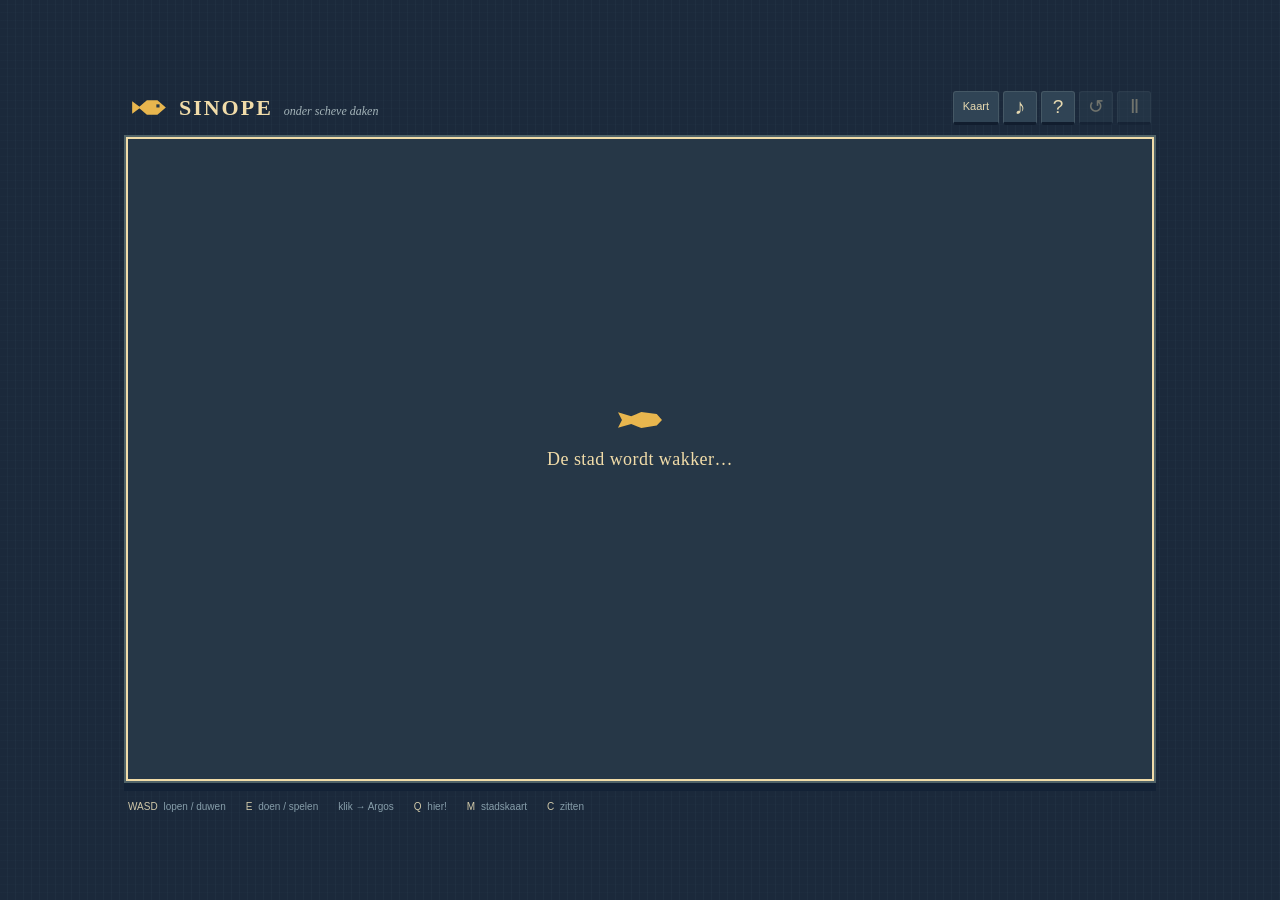
<file: index.html>
<!doctype html>
<html lang="nl">
<head>
  <meta charset="UTF-8" />
  <meta name="viewport" content="width=device-width, initial-scale=1, viewport-fit=cover" />
  <meta name="theme-color" content="#263747" />
  <meta name="description" content="Sinope — Onder scheve daken. Een eerste dag met Diogenes en Argos in een eigenzinnige stad aan zee." />
  <title>Sinope — Onder scheve daken</title>
  <link rel="icon" href="data:image/svg+xml,%3Csvg xmlns='http://www.w3.org/2000/svg' viewBox='0 0 20 20'%3E%3Cpath fill='%23e8b64e' d='M2 10l5-5h7l4 5-4 5H7zM1 5l5 5-5 5z'/%3E%3Cpath fill='%23263747' d='M13 8h2v2h-2z'/%3E%3C/svg%3E" />
  <script type="module" crossorigin src="./assets/index-254d24aa0b54.js"></script>
  <link rel="stylesheet" crossorigin href="./assets/index-CS6QjMgF.css">
</head>
<body>
  <main>
    <header class="masthead">
      <svg class="brand-fish" aria-hidden="true" viewBox="0 0 38 24"><path fill="currentColor" d="M3 6l8 6-8 6V6zm6 6 8-7h10l8 7-8 7H17l-8-7z"/><path fill="#263747" d="M26 9h3v3h-3z"/></svg>
      <div class="wordmark"><b>SINOPE</b><small>onder scheve daken</small></div>
      <span id="place-name"></span>
      <nav class="utilities" aria-label="Spelmenu">
        <button id="city-map-button" aria-label="Stadskaart openen" title="Stadskaart (M)">Kaart</button>
        <button id="sound" aria-label="Geluid uitschakelen" aria-pressed="true" title="Geluid">♪</button>
        <button id="sight" type="button" aria-label="Alleen beeld" aria-pressed="false" hidden></button>
        <button id="help" aria-label="Bediening tonen" title="Bediening (?)">?</button>
        <button id="restart" aria-label="Opnieuw beginnen" title="Nieuwe eerste dag" disabled>↺</button>
        <button id="pause" aria-label="Pauzeren" title="Pauzeren (Esc)" disabled>Ⅱ</button>
      </nav>
    </header>
    <section class="game-shell" aria-label="Sinope">
      <div id="goal" aria-live="polite"></div>
      <div id="playfield" tabindex="0" role="application" aria-label="Speelveld. WASD of pijlen om te lopen. E om iets dichtbij te gebruiken of te klimmen. Klik om Argos te sturen, Q om hem te roepen, C om te zitten.">
        <div id="game"></div>
        <div id="dawn-cover" hidden></div>
        <div id="loading" role="status">De stad wordt wakker…</div>
        <div id="place-ribbon" aria-hidden="true"><span class="day-label">DE EERSTE DAG</span><span class="map-title"></span></div>
        <div id="context-hint" hidden></div>
        <div id="room-hud" hidden><header><small>ACHTER DE DREMPEL</small><strong id="room-name"></strong></header><button type="button" id="room-leave" aria-label="Terug naar de straat">Naar buiten ↗</button><div class="room-bottom"><p id="room-line" role="status"></p><button type="button" id="room-action" hidden></button></div></div>
        <section id="overlay" class="overlay" role="dialog" aria-modal="true" aria-labelledby="overlay-title" aria-describedby="overlay-copy" hidden>
          <div class="invitation">
            <svg class="cover-emblem" aria-hidden="true" viewBox="0 0 240 52"><path fill="#785677" d="M7 39 35 17l37 6 13-12 30 15 36-20 37 19 27-8 20 22H7z"/><path fill="#C96C52" d="m8 41 29-17 34 6 17-12 26 16 39-18 33 16 31-8 17 17H8z"/><path fill="#e8b64e" d="M152 3h3v23h-3zM150 7l-9-5v10l9-5zm-1 0 8-5h12l9 5-9 5h-12l-8-5z"/><path fill="#263747" d="M167 5h3v2h-3z"/></svg>
            <div id="overlay-kicker" class="eyebrow">DIOGENES & ARGOS</div>
            <h1 id="overlay-title">Sinope<span>onder scheve daken</span></h1>
            <p id="overlay-copy">Een vertrouwde stad.<br> Een hond met plannen.<br> En jij, die alleen even zou kijken.</p>
            <div id="intro-controls" class="intro-controls"></div>
            <div id="shore-intro-seals" role="img" aria-label="Loop met de pijlen naar een plek, gebruik dichtbij de hand of E, en stuur Argos met de poot of F."></div>
            <div class="overlay-buttons">
              <button id="begin" class="primary" disabled>Een ogenblik…</button>
              <button id="opening-sight" type="button" aria-pressed="false" hidden></button>
              <button id="reset-confirm" class="primary restart-confirm" hidden>Begin opnieuw</button>
            </div>
            <nav id="pause-tools" class="utilities" aria-label="Geluid, uitleg en speelronde" hidden></nav>
            <a id="chapter-link" class="chapter-link" href="?chapter=athens" hidden>Speel Athene</a>
            <a id="opening-link" class="chapter-link" href="?chapter=sinope&amp;slot=spoor" hidden>Speel op Argos’ spoor in een aparte speelronde</a>
            <small id="save-note">Je eerste dag wordt vanzelf bewaard.</small>
          </div>
        </section>
      </div>
      <div class="street-air"><p id="street-caption" role="status" aria-live="polite" aria-atomic="true" hidden></p></div>
      <div class="touch-controls" aria-label="Aanraakbediening">
        <div class="dpad" role="group" aria-label="Lopen">
          <button data-move="up" aria-label="Omhoog lopen">↑</button>
          <button data-move="left" aria-label="Naar links lopen">←</button>
          <button data-move="down" aria-label="Omlaag lopen">↓</button>
          <button data-move="right" aria-label="Naar rechts lopen">→</button>
        </div>
        <div class="touch-actions">
          <button id="act-touch" aria-label="Gebruik iets dichtbij">Doen</button>
          <button id="dog-touch" aria-label="Roep Argos terug">Hier!</button>
          <button id="sit-touch" aria-label="Gaan zitten of opstaan">Zitten</button>
        </div>
      </div>
    </section>
    <footer id="controls"><span><kbd>WASD</kbd> lopen / duwen</span><span><kbd>E</kbd> doen / spelen</span><span>klik → Argos</span><span><kbd>Q</kbd> hier!</span><span><kbd>M</kbd> stadskaart</span><span><kbd>C</kbd> zitten</span><span id="save-indicator" aria-live="polite"></span></footer>
    <span id="live-reaction" class="sr-only" aria-live="polite" aria-atomic="true"></span>
  </main>
</body>
</html>
</file>
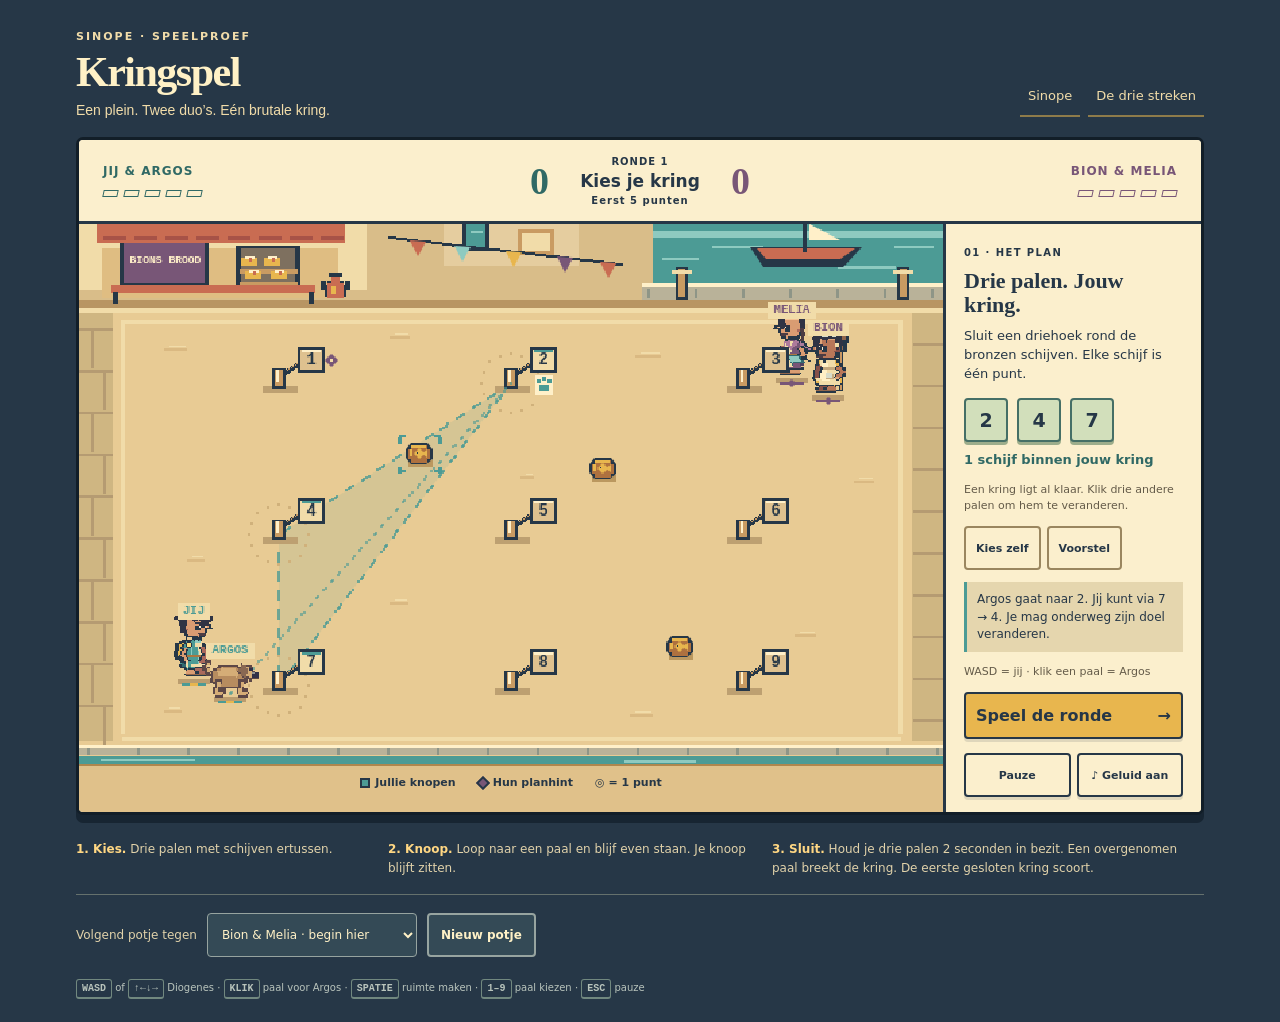
<file: kringspel/index.html>
<!doctype html>
<html lang="nl">
<head>
  <meta charset="utf-8">
  <meta name="viewport" content="width=device-width,initial-scale=1">
  <meta name="theme-color" content="#263747">
  <title>Kringspel · Een plein, twee duo’s</title>
  <link rel="icon" href="data:,">
  <link rel="stylesheet" href="./style.css">
</head>
<body>
<main>
  <header class="masthead">
    <div><p class="eyebrow">SINOPE · SPEELPROEF</p><h1>Kringspel<span>Een plein. Twee duo’s. Eén brutale kring.</span></h1></div>
    <nav aria-label="Andere speelproeven"><a href="../">Sinope</a><a href="../proeven/">De drie streken</a></nav>
  </header>

  <section class="game" aria-label="Kringspel">
    <div class="scoreboard">
      <div class="team team-us"><span class="team-label">JIJ & ARGOS</span><strong id="our-score">0</strong><span id="our-pips" class="pips" aria-hidden="true"></span></div>
      <div class="round"><span id="round">RONDE 1</span><strong id="timer">Kies je kring</strong><span>Eerst 5 punten</span></div>
      <div class="team team-them"><span id="their-name" class="team-label">BION & MELIA</span><strong id="their-score">0</strong><span id="their-pips" class="pips" aria-hidden="true"></span></div>
    </div>
    <div class="game-body">
      <div class="field-column">
        <div id="playfield" class="playfield" tabindex="0" role="group" aria-label="Speelveld. Palen kiezen met 1 tot en met 9. Bewegen met WASD of pijltjes, Argos sturen met een klik of een paalnummer, duwen met spatie." aria-describedby="instruction">
          <canvas id="scene" width="640" height="400" aria-label="Sinopees plein met negen palen en drie bronzen schijven"></canvas>
          <div id="overlay" class="overlay" hidden>
            <div class="overlay-card" role="dialog" aria-modal="true" aria-labelledby="overlay-title" aria-describedby="overlay-detail">
              <p id="overlay-kicker" class="eyebrow">EVEN UITBLAZEN</p>
              <h2 id="overlay-title">Argos wacht wel.</h2>
              <p id="overlay-detail">Het plein staat stil tot jij verder speelt.</p>
              <button id="continue" class="primary" type="button">Verder spelen</button>
            </div>
          </div>
          <p id="loading" class="loading">Het plein wordt geveegd…</p>
        </div>
        <div class="field-footer"><span><i class="key-us"></i> Jullie knopen</span><span><i class="key-them"></i> <span id="enemy-legend">Hun planhint</span></span><span>◎ = 1 punt</span></div>
        <div class="touch-controls" aria-label="Aanraakbesturing">
          <div class="dpad"><button data-dir="up" aria-label="Loop omhoog">▲</button><button data-dir="left" aria-label="Loop links">◀</button><span aria-hidden="true">D</span><button data-dir="right" aria-label="Loop rechts">▶</button><button data-dir="down" aria-label="Loop omlaag">▼</button></div>
          <p>Tik een paal voor Argos.<br>Houd een pijl vast om te lopen.</p>
          <button id="touch-pulse" class="pulse-action">Maak<br>ruimte!</button>
        </div>
      </div>
      <aside class="sideline">
        <div id="phase-copy" aria-live="polite"><p id="phase-kicker" class="eyebrow">01 · HET PLAN</p><h2 id="phase-title">Drie palen. Jouw kring.</h2><p id="instruction">Sluit een driehoek rond de bronzen schijven. Elke schijf is één punt.</p></div>
        <div id="planner">
          <div id="chosen-pins" class="chosen-pins" aria-label="Gekozen palen"></div>
          <p id="plan-value" class="plan-value"></p>
          <p id="plan-help" class="muted">Een kring ligt al klaar. Klik drie andere palen om hem te veranderen.</p>
          <div class="plan-tools"><button id="clear" type="button">Kies zelf</button><button id="suggest" type="button">Voorstel</button></div>
          <p id="route-hint" class="route-hint"></p>
          <p id="controls-reminder" class="muted">WASD = jij · klik een paal = Argos</p>
          <button id="start" class="primary" type="button" disabled>Speel de ronde <span>→</span></button>
        </div>
        <div id="live-controls" hidden>
          <p id="capture-status" class="capture-status">0 / 3 palen vast</p>
          <div class="closing-meters"><label>Jullie kring <meter id="our-close" min="0" max="1" value="0">0</meter></label><label>Hun kring <meter id="their-close" min="0" max="1" value="0">0</meter></label></div>
          <p id="closing-hint" class="closing-hint"></p>
          <p id="argos-target" class="route-hint"></p>
          <button id="pulse" class="pulse-action" type="button"><kbd>SPATIE</kbd><span id="pulse-label">Maak ruimte!</span></button>
          <p class="muted">Diogenes én Argos duwen tegenstanders opzij. Na even wachten kun je opnieuw.</p>
        </div>
        <div id="round-result" hidden><strong id="result-score"></strong><p id="result-detail"></p></div>
        <div id="match-result" hidden><button id="rematch" class="primary" type="button">Nog een potje →</button></div>
        <p id="last-round" class="last-round" hidden></p>
        <div class="tool-row"><button id="pause" type="button" disabled>Pauze</button><button id="sound" type="button" aria-pressed="true">♪ Geluid aan</button></div>
      </aside>
    </div>
  </section>

  <section class="below-field" aria-label="Spelregels en tegenstander">
    <div class="rule-strip"><p><b>1. Kies.</b> Drie palen met schijven ertussen.</p><p><b>2. Knoop.</b> Loop naar een paal en blijf even staan. Je knoop blijft zitten.</p><p><b>3. Sluit.</b> Houd je drie palen 2 seconden in bezit. Een overgenomen paal breekt de kring. De eerste gesloten kring scoort.</p></div>
    <div class="match-options"><label for="opponent">Volgend potje tegen</label><select id="opponent"><option value="bion">Bion & Melia · begin hier</option><option value="nera">Nera & Ione · pittig & snel</option><option value="philo">Philo & Myron · pittig & slim</option></select><button id="new-match" type="button">Nieuw potje</button></div>
    <p class="keyboard-note"><kbd>WASD</kbd> of <kbd>↑←↓→</kbd> Diogenes · <kbd>KLIK</kbd> paal voor Argos · <kbd>SPATIE</kbd> ruimte maken · <kbd>1–9</kbd> paal kiezen · <kbd>ESC</kbd> pauze</p>
  </section>
  <p id="error" role="alert" hidden></p>
</main>
<script type="module" src="./main.js"></script>
</body>
</html>
</file>
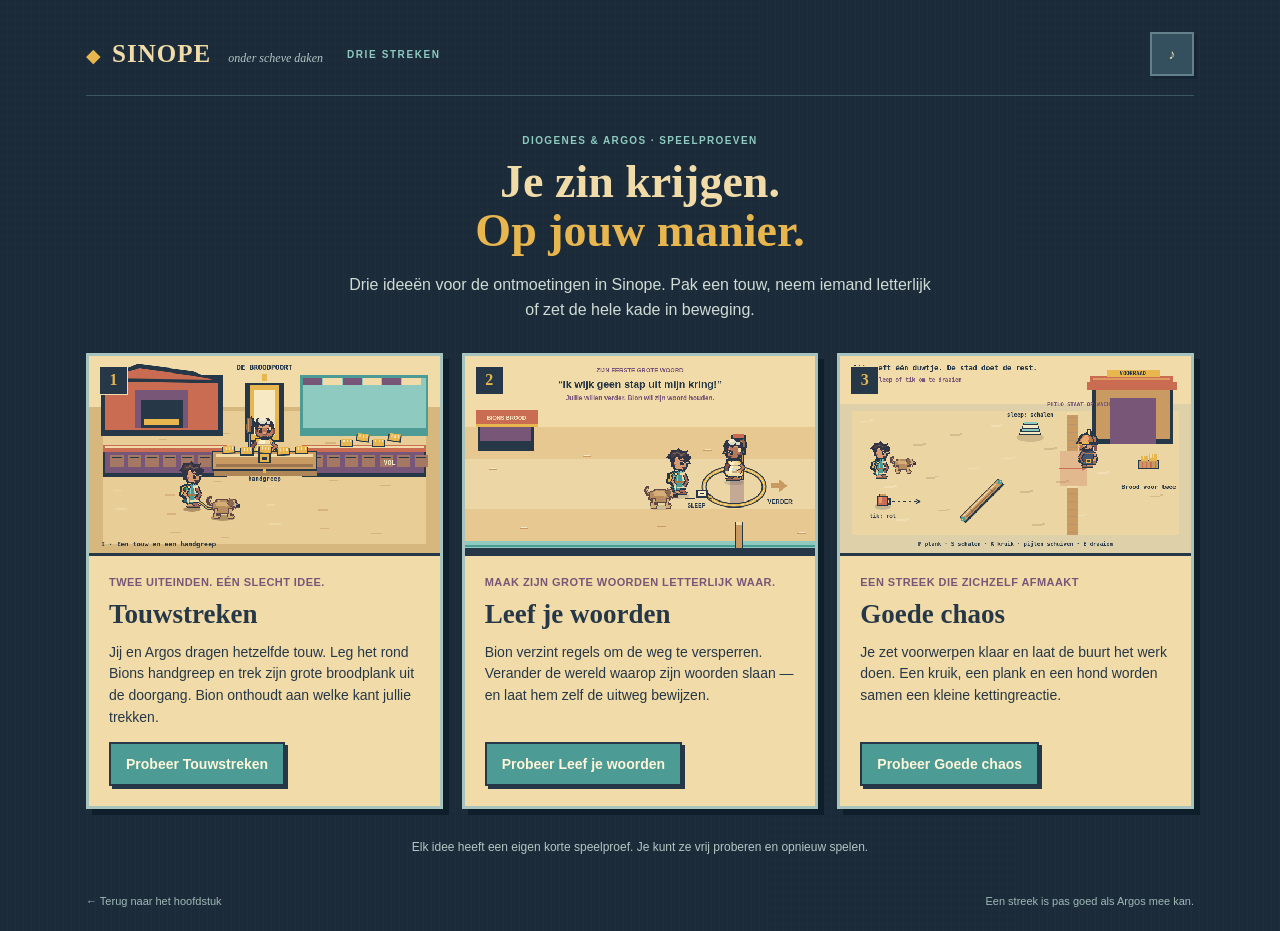
<file: proeven/index.html>
<!doctype html>
<html lang="nl">
<head>
<meta charset="utf-8"><meta name="viewport" content="width=device-width,initial-scale=1,viewport-fit=cover"><meta name="theme-color" content="#263747">
<title>Sinope — drie streken</title>
<link rel="stylesheet" href="./style.css">
<link rel="icon" href="data:image/svg+xml,%3Csvg xmlns='http://www.w3.org/2000/svg' viewBox='0 0 20 20'%3E%3Cpath fill='%23e8b64e' d='M2 10l5-5h7l4 5-4 5H7z'/%3E%3C/svg%3E">
</head>
<body>
<main>
 <header class="masthead"><a class="wordmark" href="../">SINOPE <small>onder scheve daken</small></a><span class="edition">DRIE STREKEN</span><button id="sound" aria-label="Geluid uitschakelen" aria-pressed="true" title="Geluid">♪</button></header>
 <section id="gallery" aria-labelledby="gallery-title">
  <div class="introduction"><span class="eyebrow">DIOGENES & ARGOS · SPEELPROEVEN</span><h1 id="gallery-title">Je zin krijgen.<br><em>Op jouw manier.</em></h1><p>Drie ideeën voor de ontmoetingen in Sinope. Pak een touw, neem iemand letterlijk of zet de hele kade in beweging.</p></div>
  <div id="concepts" class="concepts"><p id="loading" role="status">Argos zoekt de losse eindjes…</p></div>
  <p class="gallery-note">Elk idee heeft een eigen korte speelproef. Je kunt ze vrij proberen en opnieuw spelen.</p>
 </section>
 <section id="workshop" hidden aria-labelledby="concept-title">
  <div class="workshop-heading"><button id="back">← Drie ideeën</button><div><span id="concept-kicker" class="eyebrow"></span><h1 id="concept-title"></h1></div><div class="play-menu"><button id="reset" aria-label="Deze proef opnieuw beginnen" title="Opnieuw">↺</button><button id="pause" aria-label="Pauzeren" title="Pauzeren (Esc)">Ⅱ</button></div></div>
  <p id="concept-pitch" class="concept-pitch"></p>
  <div id="playfield" tabindex="0" role="application" aria-label="Speelproef met Diogenes en Argos">
   <canvas id="scene" width="640" height="360" aria-label="Interactieve speelwereld"></canvas>
   <section id="overlay" role="dialog" aria-modal="true" aria-labelledby="overlay-title" aria-describedby="overlay-copy">
    <div class="invitation"><span id="overlay-kicker" class="eyebrow"></span><h2 id="overlay-title"></h2><p id="overlay-copy"></p><div class="overlay-buttons"><button id="begin" class="primary"></button><button id="compare" hidden>Een ander idee proberen</button></div></div>
   </section>
  </div>
  <div class="deck"><div class="status" role="status" aria-live="polite"><strong id="status-title"></strong><p id="status-detail"></p></div><div id="actions" class="actions" aria-label="Handelingen"></div></div>
  <p id="instruction" class="instruction"></p>
 </section>
 <footer><a href="../">← Terug naar het hoofdstuk</a><span>Een streek is pas goed als Argos mee kan.</span></footer>
 <p id="error" role="alert" hidden></p>
</main>
<script type="module" src="./lab.js"></script>
</body>
</html>
</file>
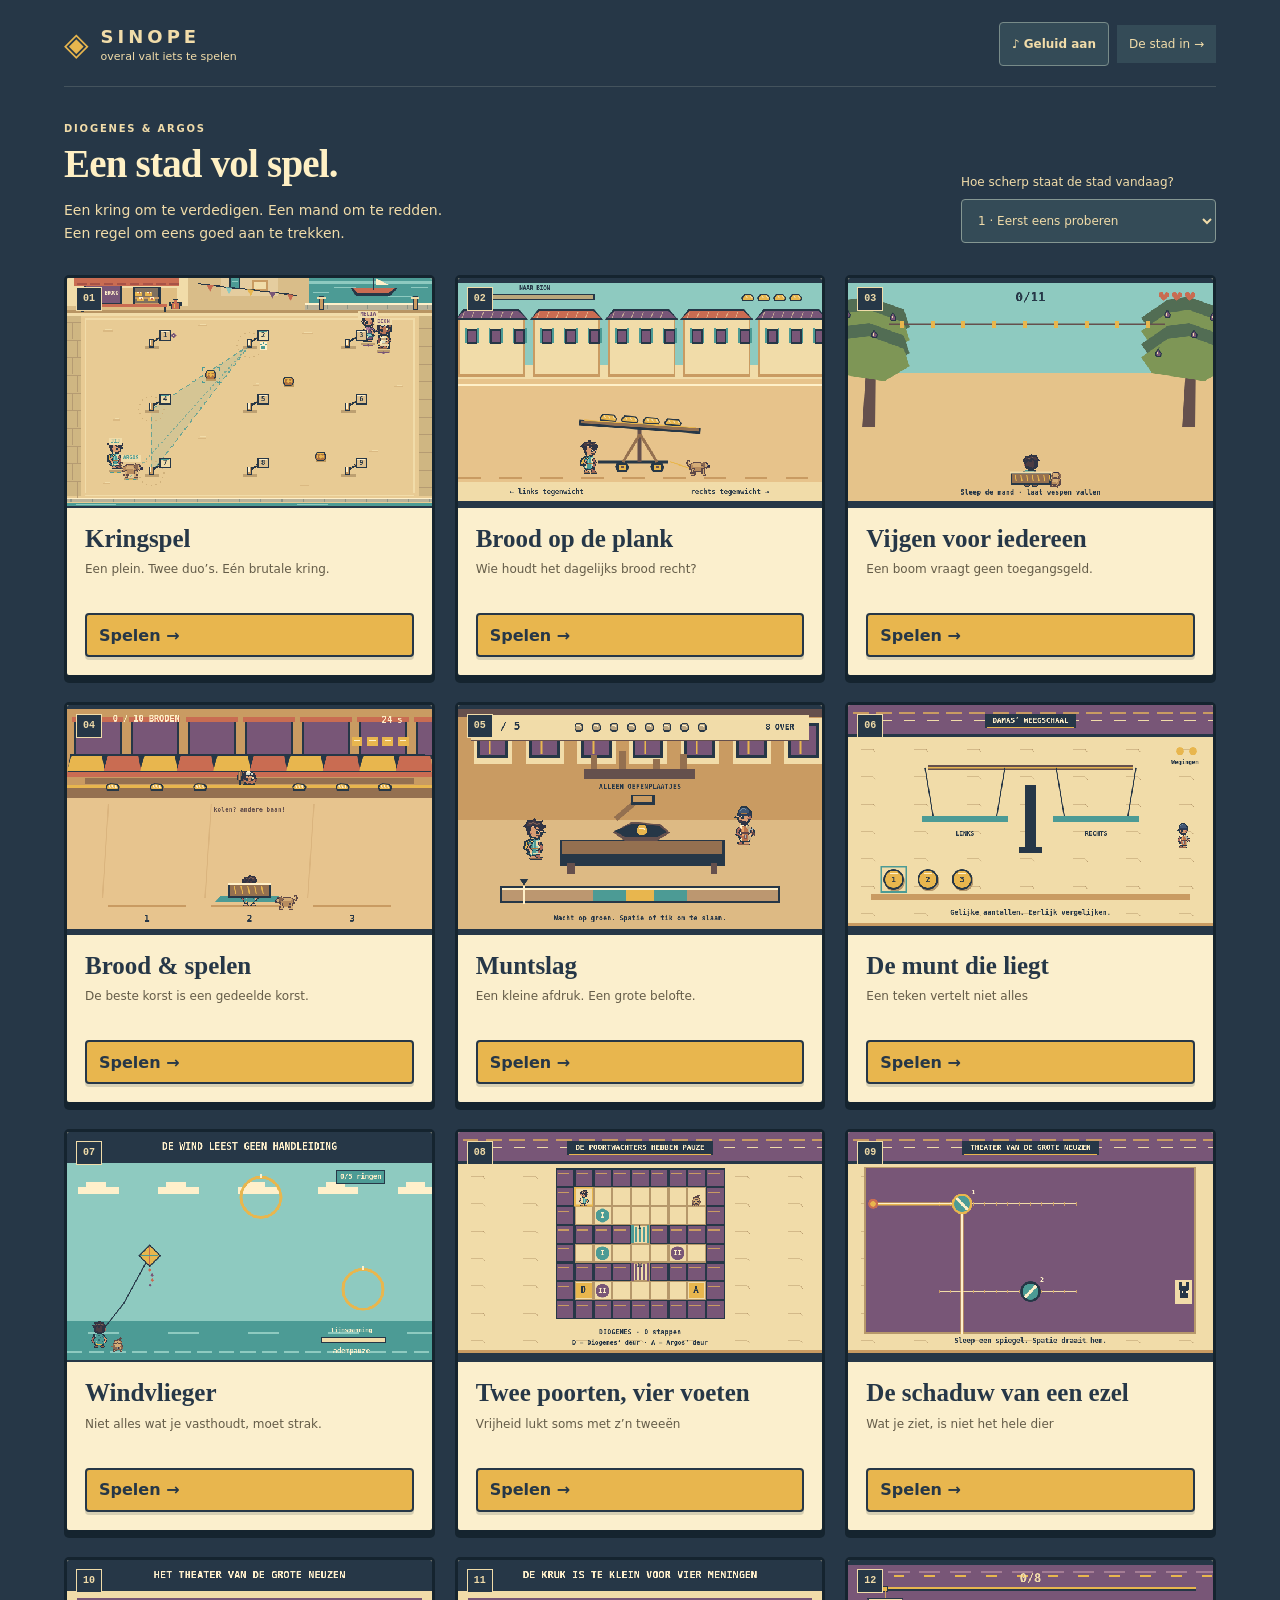
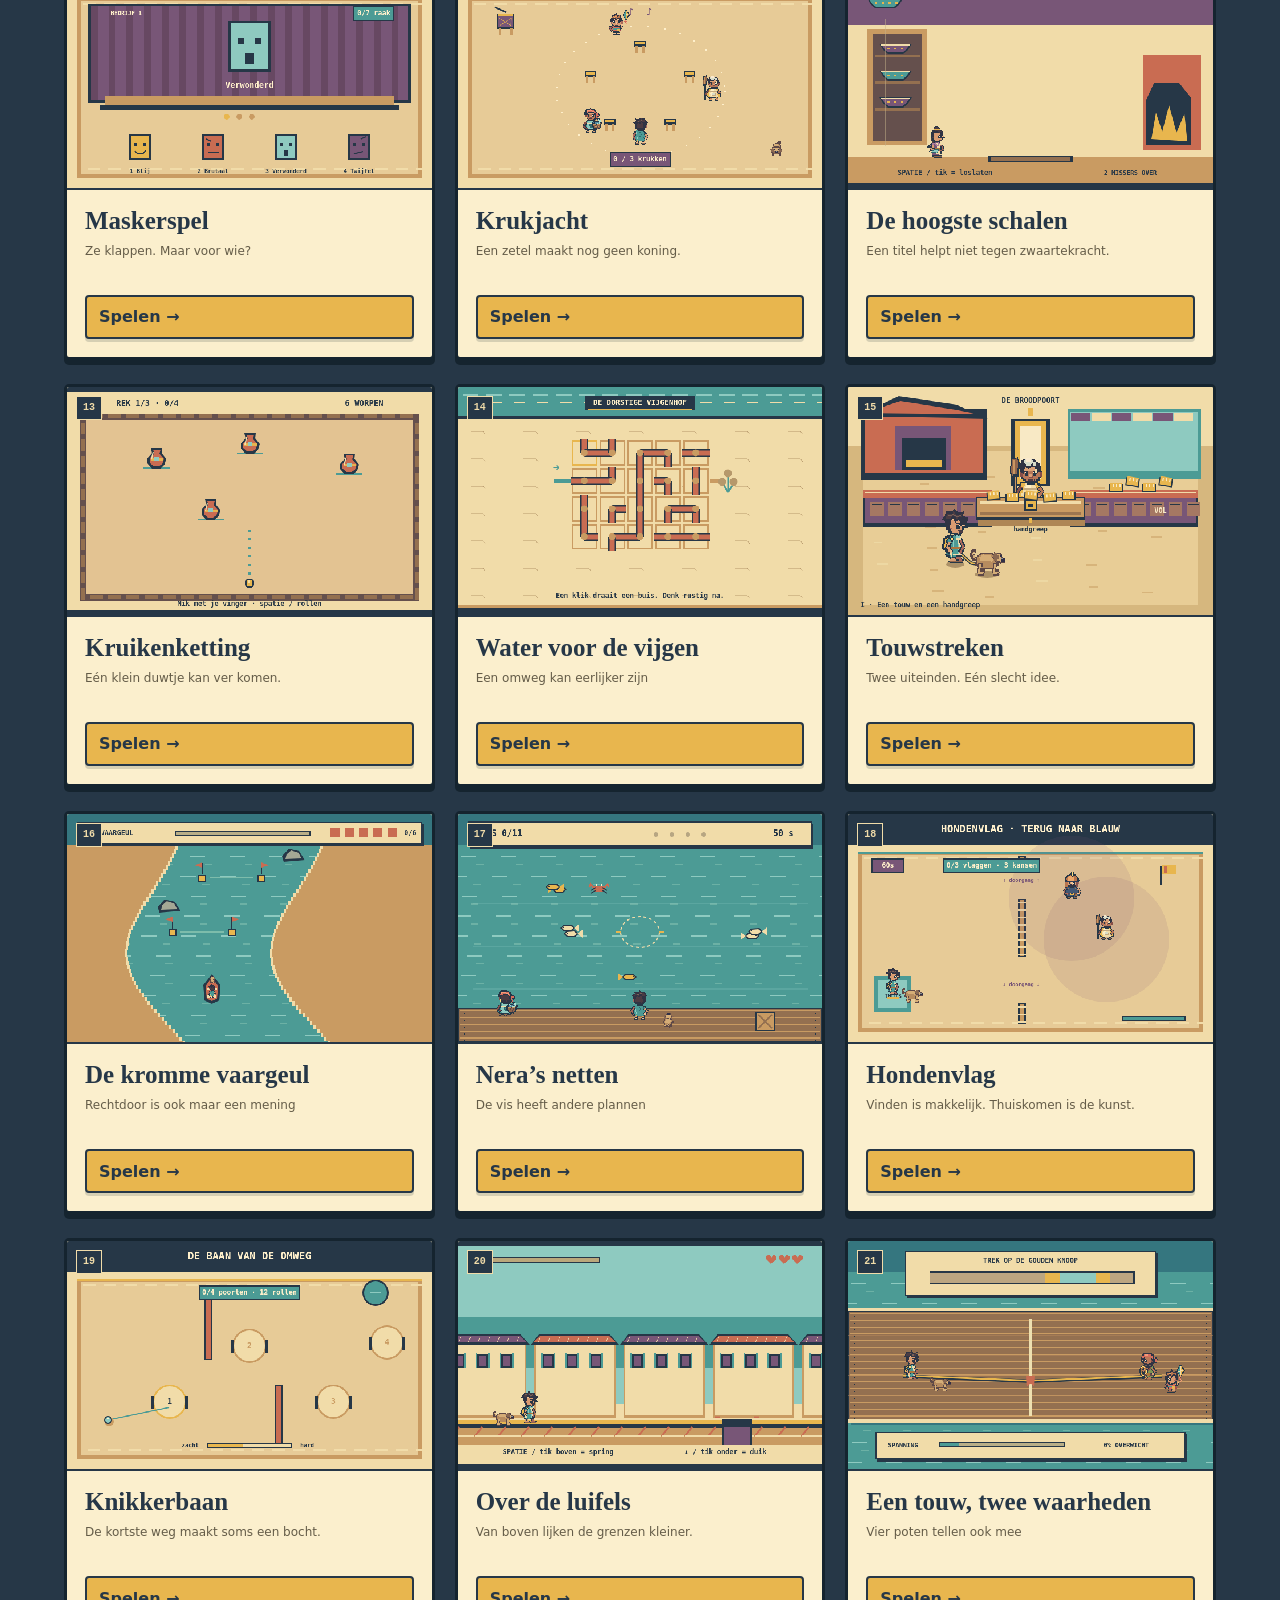
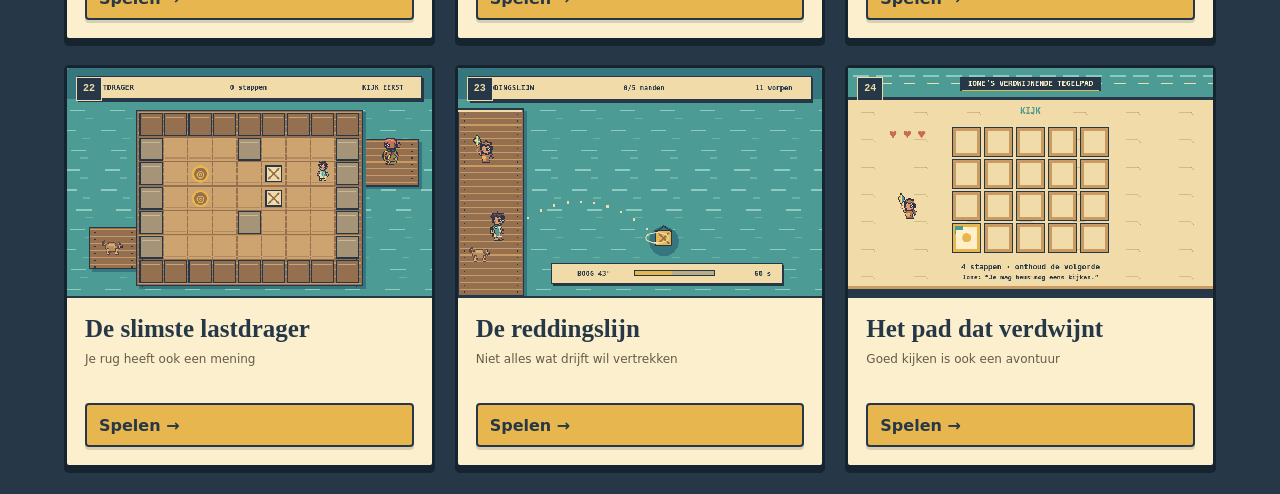
<file: spelletjes/index.html>
<!doctype html>
<html lang="nl">
<head>
  <meta charset="utf-8">
  <meta name="viewport" content="width=device-width,initial-scale=1,viewport-fit=cover">
  <meta name="theme-color" content="#263747">
  <link rel="icon" href="data:,">
  <title>Sinope · Overal valt iets te spelen</title>
  <link rel="stylesheet" href="./style.css">
  <link rel="stylesheet" href="./shore.css">
</head>
<body>
<main>
  <header class="masthead">
    <a id="brand" href="../" aria-label="Terug naar Sinope"><span class="fish" aria-hidden="true">◈</span><span><b>SINOPE</b><small>overal valt iets te spelen</small></span></a>
    <div class="utility"><button id="sound" type="button" aria-pressed="true">♪ Geluid aan</button><button id="back" type="button" hidden>Alle spelletjes</button><a id="home-link" href="../">De stad in →</a></div>
  </header>
  <p id="loading" class="loading" role="status">De luifels gaan open…</p>
  <section id="gallery" hidden>
    <div class="gallery-intro"><div><p class="eyebrow">DIOGENES & ARGOS</p><h1>Een stad vol spel.</h1><p>Een kring om te verdedigen. Een mand om te redden.<br>Een regel om eens goed aan te trekken.</p></div><div class="level-picker"><label for="gallery-level">Hoe scherp staat de stad vandaag?</label><select id="gallery-level"><option value="1">1 · Eerst eens proberen</option><option value="2">2 · De buurt heeft opgelet</option><option value="3">3 · Heel Sinope kijkt mee</option></select></div></div>
    <div id="cards" class="cards"></div>
  </section>
  <section id="workshop" hidden>
    <div class="game-heading"><div><p id="game-kicker" class="eyebrow"></p><h1 id="game-title"></h1></div><div class="game-tools"><button id="back-small" class="landscape-back" type="button">Terug</button><button id="retry-top" type="button">Opnieuw</button><button id="pause" type="button">Pauze</button></div></div>
    <div id="arena" class="arena">
      <div id="playfield" class="playfield" tabindex="0" role="application" aria-label="Speelveld" aria-describedby="game-instruction"><canvas id="scene" width="640" height="400"></canvas></div>
      <aside class="sideline">
        <p class="eyebrow">HET SPEL</p><p id="game-instruction" class="instruction"></p>
        <div class="status" aria-live="polite"><h2 id="status-title"></h2><p id="status-detail"></p></div>
        <div id="actions" class="actions" aria-label="Spelacties"></div>
        <p id="key-help" class="key-help">Gebruik de knoppen of de toetsen erbij. Op het speelveld kun je klikken en slepen.</p>
      </aside>
    </div>
    <p id="attempt-note" class="attempt-note"></p>
  </section>
  <p id="error" class="error" role="alert" hidden></p>
</main>
<section id="overlay" class="overlay" role="dialog" aria-modal="true" aria-labelledby="overlay-title" aria-describedby="overlay-copy" hidden>
  <div class="invitation"><p id="overlay-kicker" class="eyebrow"></p><h2 id="overlay-title"></h2><canvas id="shore-result" width="256" height="35" role="img" hidden></canvas><p id="overlay-copy"></p><p id="overlay-tip" class="overlay-tip"></p><div class="overlay-buttons"><button id="begin" class="primary" type="button">Kom, Argos.</button><button id="shore-share" type="button" hidden>Neem Bions brood en ga mee naar het feest</button><button id="return" type="button">Terug</button></div></div>
</section>
<script type="module" src="./main.js"></script>
</body>
</html>
</file>
<file: assets/index-CS6QjMgF.css>
#wax-desk.shore-modal{place-items:center;grid-template-columns:minmax(0,1fr);background:radial-gradient(ellipse,#45364055,#172535ec);z-index:21}.wax-sheet{box-sizing:border-box;max-width:100%;width:min(565px,97%);padding:9px;background:#cab498;color:#3f383b;border:2px solid #59494b;box-shadow:0 5px #292e36;border-radius:5px}.wax-sheet h2,.wax-sheet p{margin:0}.wax-sheet header,.wax-sheet footer,.wax-hands,.wax-seals{display:flex;align-items:center;gap:6px}.wax-sheet header,.wax-sheet footer{justify-content:space-between}.wax-sheet header{margin-bottom:5px}.wax-surface{border:1px solid #5c4847;background:#6b554a;touch-action:none;line-height:0}.wax-surface canvas{width:100%;height:auto;display:block;touch-action:none;cursor:crosshair;image-rendering:pixelated}.wax-sheet button{display:inline-flex;align-items:center;justify-content:center;gap:3px;min-height:44px;min-width:44px;border:2px solid #7f6756;border-radius:4px;background:#d2b792;color:#302e36;cursor:pointer;touch-action:manipulation}.wax-sheet button:focus-visible{outline:3px solid #1d5e67;outline-offset:1px}.wax-sheet button:disabled{opacity:.55}.wax-sheet footer{margin-top:5px}.wax-sheet [data-wax=lift]{background:#3e6667;color:#fff2cc}.wax-sheet button canvas,.wax-seals canvas{width:32px;height:27px;object-fit:contain;image-rendering:pixelated}.wax-sheet [data-wax=right] canvas{transform:scaleX(-1)}.wax-copy{font-size:14px}.shore-pictures .wax-copy{position:absolute;width:1px;height:1px;clip-path:inset(50%);overflow:hidden;white-space:nowrap}.wax-status{padding-top:4px}.wax-sheet kbd{font:700 10px/1 system-ui}@media(pointer:coarse){.wax-sheet kbd{display:none}}@media(max-height:470px)and (orientation:landscape){.wax-sheet{display:grid;grid-template-columns:minmax(0,1fr) 100px;gap:4px;width:min(695px,98%);padding:4px 6px}.wax-sheet header,.wax-status{grid-column:1/-1;margin:0}.wax-sheet footer{flex-wrap:wrap;justify-content:center;align-content:center;margin:0}.wax-surface{width:min(100%,153.6dvh);margin:auto}}.activity-overlay{--act-ink:#263747;--act-cream:#f1dca9;--act-gold:#e8b64e;--act-teal:#4c9b95;--act-plum:#785677;position:absolute;inset:0;z-index:45;display:flex;flex-direction:column;overflow:hidden;background:var(--act-ink);color:var(--act-cream);font-family:Arial,sans-serif}.activity-overlay:focus{outline:none}.activity-header{display:flex;align-items:center;justify-content:space-between;gap:12px;flex:none;padding:9px 17px 10px;background:var(--act-ink);border-bottom:3px solid var(--act-gold)}.activity-header>div:first-child{min-width:0;flex:1}.activity-header h2{margin:2px 0 0;font:bold clamp(16px,calc(13px * var(--unit)),25px)/1.1 Georgia,serif;letter-spacing:-.02em;color:var(--act-cream);overflow-wrap:anywhere}.activity-kicker{display:block;color:#b6c8c5;font:700 8px/1.1 Arial,sans-serif;letter-spacing:.11em}.activity-menu{display:flex;align-items:center;gap:6px;flex:none}.activity-menu button{min-height:32px;padding:5px 12px;background:#3d5262;border:1px solid #8da9a17a;border-bottom:3px solid #152637;border-radius:2px;color:#eeddb3;font:700 11px/1 Arial,sans-serif}.activity-menu button[data-ui=pause]{font-size:17px;padding:4px 10px}.activity-arena{position:relative;min-height:130px;flex:1 1 0;overflow:hidden;background:#d9b77b;isolation:isolate}.activity-arena canvas{display:block;width:100%;height:100%;image-rendering:pixelated;image-rendering:crisp-edges;object-fit:contain}.duel-status{position:absolute;width:38%;max-width:350px;background:#f5e6bcf5;color:var(--act-ink);padding:8px 12px 9px;box-shadow:3px 3px #2637477a;border:2px solid var(--act-ink);border-radius:2px 11px 2px 2px}.enemy-status{left:2.6%;top:6%}.enemy-stage{display:block;margin-top:6px;color:#796052;font:700 10px/1.2 Arial,sans-serif}.ally-status{right:2.6%;bottom:7%;border-radius:11px 2px 2px}.duel-status-label{display:flex;align-items:baseline;justify-content:space-between;gap:8px;margin-bottom:6px}.duel-status-label strong{font-size:clamp(10px,calc(7.3px * var(--unit)),15px);line-height:1.1;white-space:nowrap}.duel-status-label>span{font:bold clamp(9px,calc(6.5px * var(--unit)),12px)/1 monospace;white-space:nowrap}.hp-track{height:8px;background:#394652;box-shadow:0 0 0 1px #263747;overflow:hidden}.hp-fill{height:100%;background:#65ad7b;border-top:2px solid #a7dc95;transition:width .3s ease}.activity-overlay[data-kind=battle] .hp-fill{transition:none}.enemy-hp,.hp-low .ally-hp{background:#c96c52;border-color:#efba76}.duo-line{display:flex;align-items:center;gap:7px;margin-top:7px;font-size:9px}.duo-label{font:700 8px/1 Arial,sans-serif;letter-spacing:.08em;color:#5e6570}.duo-pips{display:flex;gap:3px}.duo-pips i{display:block;width:13px;height:7px;background:#a9aa9a;border:1px solid #666b6b;transform:skew(-13deg)}.duo-pips i.charged{background:var(--act-gold);border-color:#937039;box-shadow:inset 0 1px #fff1ac}.duo-state{color:#73563b;font-weight:700;white-space:nowrap;font-size:9px}.activity-deck{flex:none;background:#f1dca9;color:var(--act-ink);border-top:4px solid var(--act-ink);padding:12px 15px 14px;box-shadow:inset 0 3px #fff0c8}.activity-intro{text-align:center;max-width:580px;margin:auto}.activity-intro-copy{margin:0 0 7px;font:bold clamp(12px,calc(8px * var(--unit)),16px)/1.4 Georgia,serif}.activity-instructions{margin:0 auto 12px;max-width:520px;color:#5c5960;font:11px/1.4 Arial,sans-serif}.activity-primary{position:relative;min-height:42px;min-width:165px;padding:10px 23px;background:var(--act-teal);border:2px solid var(--act-ink);border-bottom:4px solid var(--act-ink);border-radius:2px;color:#fff0c9;font:700 14px/1.1 Georgia,serif;box-shadow:inset 0 1px #86b8a7}.activity-primary:focus-visible{outline-color:var(--act-ink)}.activity-secondary{background:#e3c995;box-shadow:inset 0 1px #fff0c9;color:var(--act-ink)}.intent-strip{display:flex;align-items:center;gap:12px;background:var(--act-ink);border-left:5px solid var(--act-gold);color:#f5e4b8;padding:8px 11px}.intent-heading{flex:none;color:#edc970;font:700 8px/1.3 Arial,sans-serif;max-width:72px;letter-spacing:.035em}.intent-strip>div{display:flex;gap:9px;align-items:baseline;flex-wrap:wrap}.intent-label{font-size:clamp(12px,calc(8px * var(--unit)),16px);line-height:1.2}.intent-detail{color:#becdcc;font-size:clamp(11px,calc(7px * var(--unit)),14px);line-height:1.25}.battle-log{min-height:27px;margin:8px 1px 7px;color:#635360;font-size:clamp(11px,calc(6.5px * var(--unit)),13px);line-height:1.3}.battle-commands{display:grid;grid-template-columns:minmax(0,1fr) minmax(0,1fr);gap:7px}.battle-command{display:flex;align-items:center;gap:11px;padding:9px 11px;min-height:58px;text-align:left;background:#fff0c8;border:2px solid #263747;border-bottom:4px solid #263747;border-radius:2px;color:var(--act-ink)}.battle-command[data-command=trick]{background:#d8e5c0}.battle-command[data-command=guard]{background:#c6dfd4}.battle-command[data-command=duo]{background:#e8b64e}.battle-command[data-command=duo]:disabled{background:#dfd1aa}.battle-command:disabled{opacity:.57}.battle-command.resolving-move:disabled{opacity:1;box-shadow:inset 0 0 0 2px var(--act-plum)}.battle-command:focus-visible{outline-color:var(--act-plum);outline-offset:2px}.move-key{display:grid;place-items:center;flex:none;width:25px;height:25px;color:var(--act-cream);background:var(--act-ink);border-radius:2px;font:700 14px/1 Georgia,serif}.move-copy{display:flex;flex-direction:column;gap:4px;min-width:0}.move-copy b{font:bold clamp(14px,calc(10px * var(--unit)),20px)/1.1 Georgia,serif;overflow-wrap:anywhere}.move-copy small{color:#505668;font:clamp(10px,calc(7px * var(--unit)),14px)/1.3 Arial,sans-serif}.bread-status{position:absolute;top:10px;left:12px;right:12px;display:flex;justify-content:space-between;align-items:center;gap:10px;background:#263747ed;color:var(--act-cream);padding:9px 12px;border-bottom:3px solid var(--act-gold);font:700 12px/1 Arial,sans-serif}.bread-count{color:#ffe49b;font-size:14px}.bread-lives{color:#eba994}.bread-timer{font-family:monospace;font-size:14px}.bread-progress{position:absolute;bottom:0;left:0;right:0;height:5px;background:#263747}.bread-progress i{display:block;height:100%;background:var(--act-gold)}.bread-streak{position:absolute;right:18px;top:59px;color:#fff0c8;text-shadow:2px 2px var(--act-plum),-1px -1px var(--act-plum);font:700 18px/1 Georgia,serif;transform:rotate(-4deg)}.bread-guide{margin:0 0 9px;text-align:center;color:#6b5260;font:12px/1.3 Georgia,serif}.bread-mastery{display:flex;align-items:center;justify-content:space-between;gap:8px;padding:6px 9px;margin:0 0 8px;border-bottom:1px solid #af955f;color:#716044;font:11px/1.2 Arial,sans-serif}.bread-medal{color:#76513e}.bread-score{font-variant-numeric:tabular-nums}.bread-commands{display:flex;gap:11px}.lane-buttons{display:grid;grid-template-columns:repeat(3,1fr);gap:6px;flex:1}.lane-buttons button{display:flex;align-items:center;justify-content:center;gap:10px;min-height:49px;padding:8px;background:#f9e8bf;border:2px solid var(--act-ink);border-bottom:4px solid var(--act-ink);color:var(--act-ink);font:700 12px/1 Arial,sans-serif}.lane-buttons button span{font-size:18px}.lane-buttons button.selected{background:var(--act-teal);color:#fff0c8;box-shadow:inset 0 2px #82b7a1}.dog-sweep{width:37%;display:flex;flex-direction:column;justify-content:center;align-items:center;gap:4px;padding:7px 12px;background:var(--act-gold);border:2px solid var(--act-ink);border-bottom:4px solid var(--act-ink);color:var(--act-ink)}.dog-sweep b{font:700 15px/1 Georgia,serif}.dog-sweep span{font:9px/1.25 Arial,sans-serif}.bread-feedback{min-height:15px;margin:8px 0 0;font:10px/1.3 Arial,sans-serif;text-align:center;color:#6f5963}.mint-status{position:absolute;top:10px;left:12px;right:12px;display:flex;justify-content:space-between;align-items:center;gap:10px;padding:9px 12px;background:#263747ee;border-bottom:3px solid var(--act-gold);font:700 12px/1.2 Arial,sans-serif;color:var(--act-cream)}.mint-count{color:#ffe49b}.mint-score{color:#b6d7c8;font-variant-numeric:tabular-nums}.mint-playing{width:100%;max-width:690px;margin:auto;text-align:center}.mint-guide{display:flex;justify-content:center;align-items:baseline;gap:10px;flex-wrap:wrap;margin-bottom:14px;color:#61525c;font:12px/1.3 Arial,sans-serif}.mint-guide strong{font:700 17px/1.2 Georgia,serif;color:var(--act-ink)}.mint-timing{height:35px;position:relative;margin:0 6px 12px;background:#314656;border:3px solid var(--act-ink);border-top-width:5px;box-shadow:0 3px #b59967;isolation:isolate}.mint-timing:before{content:"";position:absolute;inset:0;background:repeating-linear-gradient(90deg,transparent 0 calc(10% - 1px),#f1dca92b calc(10% - 1px) 10%)}.mint-zone,.mint-perfect{position:absolute;top:0;bottom:0;pointer-events:none}.mint-zone{background:#80b398;border-inline:2px solid #c5dfac}.mint-perfect{background:var(--act-gold);border-inline:2px solid #fff0a4}.mint-cursor{position:absolute;top:-10px;bottom:-8px;width:3px;transform:translate(-50%);background:#fff0ca;box-shadow:1px 0 0 var(--act-ink),-1px 0 0 var(--act-ink)}.mint-cursor i{position:absolute;width:11px;height:11px;background:#fff0ca;top:-3px;left:-4px;transform:rotate(45deg);border:2px solid var(--act-ink)}.mint-timing[data-grade=miss]{border-color:#aa5143}.mint-timing[data-grade=perfect]{box-shadow:0 3px #b59967,0 0 0 2px #d49c32}.mint-grades{display:flex;justify-content:center;gap:6px;margin:16px 0 12px}.mint-grade{display:grid;place-items:center;width:23px;height:23px;border:1px solid #a5987a;border-radius:50%;background:#d8c79e;color:#8b7b60;font:700 12px/1 Arial,sans-serif}.mint-grade.good{background:#88bda3;border-color:#3c766c;color:#263747}.mint-grade.perfect{background:var(--act-gold);border-color:#9a733a;color:#674a30}.mint-grade.miss{background:#c88872;border-color:#8e5c50;color:#563d42}.mint-strike{display:flex;align-items:center;justify-content:center;gap:13px;min-height:49px;width:min(350px,100%);margin:0 auto;padding:9px 16px;border:2px solid var(--act-ink);border-bottom:4px solid var(--act-ink);border-radius:2px;background:var(--act-gold);color:var(--act-ink)}.mint-strike b{font:700 19px/1.2 Georgia,serif}.mint-strike span{font:11px/1.2 Arial,sans-serif;color:#725838}.mint-strike:focus-visible{outline-color:var(--act-plum)}.mint-feedback{margin:10px 0 0;min-height:17px;color:#6e5660;font:12px/1.35 Arial,sans-serif}.activity-result{text-align:center;max-width:660px;margin:auto}.result-kicker{font:700 8px/1 Arial,sans-serif;letter-spacing:.15em;color:#776079}.result-title{margin:6px 0;font:bold clamp(22px,calc(18px * var(--unit)),32px)/1.1 Georgia,serif;color:var(--act-ink)}.result-copy{margin:5px 0 9px;font:12px/1.4 Georgia,serif;color:#5b5462}.reward-ribbon{padding:8px 15px;margin:10px auto 11px;background:#ddc58c;border-top:1px solid #b89659;border-bottom:1px solid #b89659;color:#63532d;font:700 11px/1.35 Arial,sans-serif}.result-buttons{display:flex;justify-content:center;gap:8px}.scene-banner{position:absolute;top:45%;left:0;right:0;pointer-events:none;text-align:center;transform:rotate(-4deg);font:bold clamp(18px,calc(19px * var(--unit)),38px)/1 Georgia,serif;color:#fff0bd;text-shadow:3px 3px 0 #263747,-2px -2px 0 #785677,2px -2px 0 #785677,-2px 2px 0 #785677;letter-spacing:.025em}.activity-overlay[data-phase=won] .activity-header{border-bottom-color:var(--act-teal)}@media(max-height:760px)and (pointer:fine){.activity-header{padding:6px 13px}.activity-deck{padding:9px 12px 10px}.battle-command{min-height:49px;padding:7px 10px}.battle-log{min-height:17px;margin:7px 1px}.intent-strip{padding:6px 9px}.activity-instructions{margin-bottom:9px}}@media(max-width:700px){.activity-header{padding:7px 11px}.activity-header h2{font-size:18px}.activity-deck{padding:9px 10px 11px}.battle-command{padding:7px;gap:7px}.move-key{width:20px;height:23px;font-size:12px}.move-copy b{font-size:12px}.move-copy small{font-size:9px}.duel-status{padding:6px 8px}.duel-status-label{gap:5px;margin-bottom:4px}.duel-status-label strong{font-size:10px}.duel-status-label>span{font-size:9px}.duo-line{gap:4px;margin-top:5px}.duo-state{font-size:8px}.duo-pips i{width:10px;height:6px}.hp-track{height:6px}.intent-strip{gap:8px}.intent-label{font-size:11px}.intent-detail{font-size:10px}.intent-heading{font-size:7px;max-width:53px}}@media(pointer:coarse){.activity-overlay{position:fixed;inset:0;z-index:80;max-width:1024px;margin:auto;padding:env(safe-area-inset-top) 0 env(safe-area-inset-bottom)}.activity-header{padding:12px 14px}.activity-header h2{font-size:24px}.activity-kicker{font-size:9px}.activity-menu button{min-height:44px;min-width:44px;font-size:12px}.activity-arena{min-height:150px;max-height:48dvh;flex:1 1 auto}.activity-arena canvas{object-fit:contain}.activity-deck{flex:1 0 auto;padding:15px 13px 18px;display:flex;flex-direction:column;justify-content:center}.battle-commands{gap:8px}.battle-command{min-height:74px;padding:10px 9px;align-items:flex-start}.move-copy{gap:5px}.move-copy b{font-size:15px}.move-copy small{font-size:11px;line-height:1.35}.move-key{width:21px;height:25px;font-size:13px}.intent-strip{padding:10px}.intent-strip>div{gap:5px}.intent-label{font-size:13px}.intent-detail{font-size:11px;line-height:1.35}.intent-heading{font-size:8px;max-width:57px}.battle-log{min-height:30px;margin:10px 1px;font-size:12px;line-height:1.35}.activity-intro-copy{font-size:18px;margin-bottom:10px}.activity-instructions{font-size:13px;line-height:1.5;margin-bottom:17px}.activity-primary{min-height:49px;font-size:16px}.duel-status{width:46%;padding:8px 9px}.duel-status-label strong{font-size:11px}.duel-status-label>span{font-size:10px}.duo-line{gap:5px}.duo-state{font-size:9px}.duo-pips i{width:12px;height:7px}.duo-label{font-size:8px}.bread-status{left:8px;right:8px;top:8px;padding:11px 10px;font-size:11px}.bread-count{font-size:14px}.bread-commands{flex-direction:column;gap:9px}.lane-buttons button{min-height:55px;font-size:13px}.dog-sweep{width:100%;min-height:55px}.dog-sweep b{font-size:17px}.dog-sweep span{font-size:11px}.bread-guide{font-size:14px;margin-bottom:12px}.bread-feedback{font-size:12px;min-height:31px;line-height:1.4}.bread-mastery{font-size:11px;flex-wrap:wrap}.mint-status{left:8px;right:8px;top:8px;padding:11px 9px;font-size:10px;gap:7px}.mint-count{font-size:12px}.mint-guide{display:block;font-size:12px;margin-bottom:18px}.mint-guide strong{display:block;font-size:20px;margin-bottom:5px}.mint-timing{height:39px;margin-inline:5px}.mint-grades{gap:7px;margin:18px 0 16px}.mint-grade{width:26px;height:26px}.mint-strike{min-height:57px;width:100%}.mint-strike b{font-size:21px}.mint-feedback{font-size:13px;min-height:35px}.activity-result{padding:3px 2px}.result-title{font-size:30px}.result-copy{font-size:15px;line-height:1.4}.reward-ribbon{font-size:12px;line-height:1.4;padding:10px 13px}.result-buttons{flex-wrap:wrap}.scene-banner{font-size:30px}}@media(pointer:coarse)and (orientation:landscape)and (max-height:550px){.activity-overlay{display:grid;grid-template-columns:1fr 46%;grid-template-rows:53px 1fr;max-width:none}.activity-header{grid-column:1 / 3;padding:5px 12px}.activity-header h2{font-size:20px}.activity-kicker{font-size:7px}.activity-menu button{min-height:38px}.activity-arena{grid-column:1;grid-row:2;min-height:0;max-height:none}.activity-deck{grid-column:2;grid-row:2;overflow-y:auto;border-top:0;border-left:4px solid var(--act-ink);padding:10px;display:flex;align-items:stretch;justify-content:flex-start}.battle-playing,.bread-playing,.mint-playing{width:100%}.battle-command{min-height:58px;padding:7px;gap:7px}.move-copy b{font-size:12px}.move-copy small{font-size:9px}.move-key{width:17px;height:19px;font-size:10px}.battle-commands{gap:5px}.battle-log{font-size:10px;min-height:23px;margin:7px 0}.intent-strip{padding:7px;gap:6px}.intent-heading{font-size:7px;max-width:47px}.intent-label{font-size:11px}.intent-detail{font-size:9px}.duel-status{width:55%;padding:6px}.duel-status-label strong{font-size:10px}.duel-status-label>span{font-size:9px}.duo-state{font-size:8px}.duo-pips i{width:9px;height:6px}.activity-intro-copy{font-size:16px}.activity-instructions{font-size:11px;line-height:1.35;margin-bottom:10px}.activity-primary{min-height:44px;font-size:14px}.bread-guide{font-size:12px;margin-bottom:8px}.lane-buttons button{min-height:45px;font-size:11px;gap:7px}.dog-sweep{min-height:47px}.bread-feedback{font-size:10px;min-height:20px;margin-top:7px}.bread-status{font-size:9px;padding:8px;gap:7px}.bread-count{font-size:11px}.bread-timer{font-size:12px}.bread-mastery{font-size:9px;padding:5px;margin-bottom:6px;gap:5px}.mint-status{font-size:9px;gap:5px;padding:9px 7px}.mint-count{font-size:10px}.mint-score{display:none}.mint-guide{font-size:10px;margin-bottom:15px}.mint-guide strong{font-size:17px;margin-bottom:3px}.mint-timing{height:33px}.mint-grades{gap:5px;margin:13px 0 11px}.mint-grade{width:23px;height:23px}.mint-strike{min-height:46px}.mint-strike b{font-size:17px}.mint-strike span{font-size:10px}.mint-feedback{font-size:11px;min-height:29px;margin-top:8px}.result-title{font-size:24px}.result-copy{font-size:12px}.reward-ribbon{font-size:10px;padding:7px;margin:8px 0}.scene-banner{font-size:23px}}@media(pointer:coarse)and (orientation:landscape)and (max-width:600px)and (max-height:360px){.activity-overlay{grid-template-columns:45% 55%}.activity-deck{padding:8px}.battle-command{min-height:58px;padding:6px;gap:5px}.move-key{width:15px;height:18px}.move-copy{gap:3px}.move-copy b{font-size:11px}.move-copy small{font-size:9px;line-height:1.2}.battle-log{min-height:20px;font-size:9px;line-height:1.25;margin:6px 0}.intent-strip{padding:6px;gap:5px}.intent-heading{max-width:42px}.intent-label{font-size:10px}.intent-detail{font-size:9px;line-height:1.2}.duel-status{width:64%;padding:5px}.ally-status{bottom:22%}.duel-status-label{gap:4px}.duel-status-label strong{font-size:9px}.duel-status-label>span{font-size:8px}.duo-line{gap:3px}.duo-state,.duo-label{font-size:7px}.duo-pips{gap:2px}.duo-pips i{width:8px;height:6px}.enemy-stage{font-size:8px}.activity-intro-copy{font-size:14px}.activity-instructions{font-size:10px;margin-bottom:8px}.activity-primary{min-width:0;font-size:13px;padding:8px 12px}.result-buttons{flex-wrap:nowrap;gap:6px}.result-buttons .activity-primary{flex:1}}@media(prefers-reduced-motion:reduce){.activity-overlay *{animation:none!important;transition:none!important}}@media(pointer:fine)and (max-width:700px){.activity-overlay{position:fixed;inset:10px}.activity-arena{min-height:100px}.activity-deck{padding:13px}.battle-command{min-height:62px}.move-copy b{font-size:16px}.move-copy small{font-size:11px}.battle-log{min-height:30px;font-size:12px}}@media(pointer:coarse)and (orientation:portrait)and (max-width:430px)and (max-height:650px){.activity-header{padding:7px 10px;gap:8px}.activity-header h2{font-size:18px;overflow-wrap:anywhere}.activity-kicker{font-size:7px;letter-spacing:.06em}.activity-menu{gap:4px}.activity-menu button{padding:6px 9px;white-space:nowrap;font-size:11px}.activity-arena{min-height:120px;max-height:38dvh;flex:1 1 160px}.activity-deck{padding:10px;flex:0 1 auto;min-height:0;overflow-y:auto;justify-content:flex-start}.activity-intro-copy{font-size:15px;margin-bottom:7px}.activity-instructions{font-size:11px;line-height:1.35;margin-bottom:12px}.battle-command{min-height:63px;padding:7px 6px;gap:6px}.battle-commands{gap:6px}.move-key{width:18px;height:22px;font-size:11px}.move-copy{gap:4px}.move-copy b{font-size:13px;overflow-wrap:anywhere}.move-copy small{font-size:10px;line-height:1.25}.intent-strip{padding:7px;gap:6px}.intent-heading{font-size:7px;max-width:47px}.intent-label{font-size:12px}.intent-detail{font-size:10px;line-height:1.25}.battle-log{font-size:10px;line-height:1.3;min-height:26px;margin:7px 0}.duel-status{padding:5px 6px;width:47%}.duel-status-label{gap:4px}.duel-status-label strong{font-size:9px}.duel-status-label>span{font-size:8px}.duo-line{gap:3px}.duo-state,.duo-label{font-size:7px}.duo-pips{gap:2px}.duo-pips i{width:9px;height:6px}.enemy-stage{font-size:8px}.bread-guide{font-size:12px;margin-bottom:8px}.bread-mastery{font-size:10px;margin-bottom:7px;padding:5px 3px}.lane-buttons button{min-height:47px;font-size:11px;gap:7px}.dog-sweep{min-height:49px;padding:6px}.dog-sweep b{font-size:16px}.dog-sweep span{font-size:10px}.bread-feedback{font-size:10px;min-height:26px;margin-top:7px}.mint-status{padding:8px 7px;gap:5px;font-size:9px}.mint-count{font-size:10px}.mint-score{display:none}.mint-guide{font-size:11px;margin-bottom:14px}.mint-guide strong{font-size:18px}.mint-timing{height:33px}.mint-grades{gap:6px;margin:14px 0 12px}.mint-grade{width:23px;height:23px}.mint-strike{min-height:49px}.mint-strike b{font-size:18px}.mint-strike span{font-size:10px}.mint-feedback{font-size:11px;min-height:29px;margin-top:8px}.activity-result{padding:0}.result-title{font-size:25px}.result-copy{font-size:12px;line-height:1.35}.reward-ribbon{font-size:10px;line-height:1.35;padding:8px;margin:8px 0}.result-buttons{flex-wrap:nowrap;align-items:stretch;gap:6px}.result-buttons .activity-primary{flex:1;min-width:0;min-height:47px;padding:8px;font-size:13px}.scene-banner{font-size:24px}}.narrative-overlay{--story-ink:#263747;--story-paper:#f1dca9;--story-gold:#e8b64e;--speaker-color:#785677;position:absolute;inset:0;z-index:35;display:flex;align-items:flex-end;justify-content:center;padding:15px;background:linear-gradient(to top,#152b3c55,transparent 44%);outline:none;color:var(--story-ink);font-family:Arial,sans-serif}.narrative-card{width:100%;display:grid;grid-template-columns:88px minmax(0,1fr);align-items:center;gap:15px;padding:12px 15px 13px;background:var(--story-paper);border:3px solid var(--story-ink);border-top:5px solid var(--speaker-color);box-shadow:4px 5px #142b3aa8,inset 0 0 0 2px #fff0c7}.narrative-card.without-portrait{grid-template-columns:minmax(0,1fr)}.narrative-portrait{width:88px;height:88px;box-shadow:3px 3px #b99a67;align-self:center;background:var(--speaker-color)}.narrative-portrait canvas{display:block;width:100%;height:100%;image-rendering:pixelated;image-rendering:crisp-edges}.narrative-body{min-width:0}.narrative-heading{display:flex;align-items:center;gap:12px;min-height:26px}#narrative-speaker{font:bold clamp(16px,calc(10px * var(--unit)),20px)/1.1 Georgia,serif;color:var(--story-ink)}.narrative-title{margin-left:auto;color:#765e64;font:700 9px/1.25 Arial,sans-serif;letter-spacing:.015em;text-align:right}.narrative-marked-coin{display:block;width:64px;height:40px;flex:none;image-rendering:pixelated;image-rendering:crisp-edges}.narrative-marked-coin:not([hidden])+[data-story-pause]{margin-left:0}.narrative-overlay[data-beat=roofReward] .narrative-title{font-size:11px;line-height:1.35;color:#775a2d}[data-story-pause]{flex:none;margin-left:auto;min-width:30px;min-height:28px;padding:2px 6px;color:#6a6970;background:#dcc697;border:1px solid #b39764;font:15px/1 Arial,sans-serif}.narrative-title:not(:empty)~[data-story-pause]{margin-left:0}#narrative-text{margin:7px 0 0;font:clamp(15px,calc(9.5px * var(--unit)),19px)/1.38 Georgia,serif;color:#353e49;overflow-wrap:break-word}.narrative-footer{display:flex;justify-content:space-between;align-items:center;gap:12px;margin-top:8px}.narrative-lines{display:flex;gap:5px;align-items:center}.narrative-lines i{display:block;width:5px;height:5px;background:#b49b72;transform:rotate(45deg)}.narrative-lines i.read{background:var(--speaker-color)}[data-story-next]{display:flex;align-items:center;gap:9px;min-height:37px;margin-left:auto;padding:5px 12px 5px 16px;border:2px solid var(--story-ink);border-bottom:4px solid var(--story-ink);background:#4c9b95;color:#fff0c5;font:700 14px/1.2 Georgia,serif}[data-story-next] kbd{color:#bad5c5;font:700 10px/1 Arial,sans-serif}[data-story-next] i{font:22px/1 Arial,sans-serif}.narrative-overlay button:focus-visible{outline:3px solid #785677;outline-offset:2px}.narrative-choices{display:grid;grid-template-columns:repeat(2,minmax(0,1fr));gap:9px;margin-top:12px}[data-story-choice]{display:flex;align-items:center;gap:10px;min-height:50px;padding:9px 11px;background:#fff0c8;border:2px solid var(--story-ink);border-bottom:4px solid var(--story-ink);color:var(--story-ink);text-align:left}[data-story-choice]:nth-child(2){background:#d3dfc7}[data-story-choice] kbd{display:grid;place-items:center;flex:none;width:21px;height:23px;background:var(--story-ink);color:var(--story-paper);font:700 12px/1 Arial,sans-serif}[data-story-choice] b{display:block;font:700 14px/1.25 Georgia,serif}[data-story-choice] small{display:block;margin-top:4px;color:#626164;font:11px/1.3 Arial,sans-serif}.narrative-choosing .narrative-footer{margin:0}.narrative-end-scene{display:block;width:min(720px,100%);height:auto;flex:none;max-height:42%;object-fit:contain;image-rendering:pixelated;image-rendering:crisp-edges;border:3px solid var(--story-ink);border-bottom:0}.narrative-ending{align-items:center;justify-content:center;flex-direction:column;padding:25px;background:#1b3043f5}.narrative-ending .narrative-card{width:min(720px,100%);text-align:center;padding:19px 23px 20px;border-top-color:var(--story-gold)}.narrative-ending .narrative-heading{justify-content:center;position:relative}.narrative-ending .narrative-title{display:none}.narrative-ending #narrative-speaker{font-size:32px}.narrative-ending [data-story-pause]{display:none}.narrative-ending #narrative-text{font-size:19px}.narrative-ending .narrative-footer{justify-content:center;margin-top:17px}.narrative-ending [data-story-next]{margin:0}@media(max-width:850px){.narrative-overlay{padding:10px}.narrative-card{grid-template-columns:68px minmax(0,1fr);gap:12px;padding:10px 12px}.narrative-portrait{width:68px;height:68px}#narrative-text{font-size:16px}#narrative-speaker{font-size:17px}.narrative-title{font-size:8px}}@media(pointer:coarse){.narrative-overlay{position:fixed;inset:0;z-index:70;padding:12px 12px max(16px,env(safe-area-inset-bottom));background:linear-gradient(to top,#1b293b 0%,#1b293bf0 19%,transparent 52%)}.narrative-card{grid-template-columns:72px minmax(0,1fr);align-items:start;gap:12px;padding:14px 13px 16px;min-height:210px;max-height:48dvh;overflow-y:auto}.narrative-portrait{width:72px;height:72px;margin-top:4px}.narrative-heading{flex-wrap:wrap;gap:5px}.narrative-heading .narrative-title~[data-story-pause]{margin-left:auto}#narrative-speaker{font-size:19px}.narrative-title{font-size:9px;order:3;flex-basis:100%;text-align:left}[data-story-pause]{min-width:44px;min-height:44px}#narrative-text{font-size:18px;line-height:1.42;margin-top:10px}.narrative-footer{margin-top:15px}[data-story-next]{min-height:46px;min-width:112px;justify-content:center;font-size:16px}.narrative-choices{grid-template-columns:1fr;gap:9px}[data-story-choice]{min-height:49px;padding:10px 9px;gap:8px}[data-story-choice] b{font-size:15px;line-height:1.3}[data-story-choice] kbd{width:19px;height:23px;font-size:11px}.narrative-choosing .narrative-portrait{width:55px;height:55px}.narrative-choosing .narrative-card{grid-template-columns:55px minmax(0,1fr);gap:10px}.narrative-ending{justify-content:center;background:#1b3043}.narrative-ending .narrative-card{min-height:0;max-height:48dvh;padding:19px 18px}.narrative-ending #narrative-speaker{font-size:30px}.narrative-ending #narrative-text{font-size:18px}.narrative-ending .narrative-end-scene{width:100%;max-height:36dvh}}@media(pointer:coarse)and (orientation:landscape)and (max-height:550px){.narrative-overlay{align-items:center;justify-content:flex-end;padding:10px 12px;background:linear-gradient(to left,#1b293be8,transparent 70%)}.narrative-card{width:48%;grid-template-columns:56px minmax(0,1fr);gap:10px;min-height:0;max-height:calc(100dvh - 20px);padding:11px}.narrative-portrait{width:56px;height:56px}#narrative-speaker{font-size:17px}#narrative-text{font-size:16px;margin-top:8px}.narrative-title{font-size:8px}.narrative-heading{min-height:31px}[data-story-pause]{min-height:33px;min-width:35px}.narrative-footer{margin-top:10px}[data-story-next]{min-height:44px;font-size:14px;min-width:100px}[data-story-choice] b{font-size:13px}.narrative-ending{flex-direction:row;align-items:center;justify-content:center;background:#1b3043}.narrative-ending .narrative-end-scene{width:48%;max-height:none;border-bottom:3px solid var(--story-ink);border-right:0}.narrative-ending .narrative-card{width:48%;max-height:calc(100dvh - 20px);padding:18px}.narrative-ending #narrative-speaker{font-size:28px}.narrative-ending #narrative-text{font-size:16px}}@media(pointer:fine)and (max-width:650px){.narrative-overlay{position:fixed;inset:auto 0 0;max-height:65dvh;padding:10px;background:#1b293be8}.narrative-card{max-height:calc(65dvh - 20px);overflow-y:auto}.narrative-choices{grid-template-columns:1fr}.narrative-ending{inset:0;max-height:none}}@media(pointer:coarse)and (orientation:portrait)and (max-width:360px)and (max-height:700px){.narrative-overlay{padding:10px 10px max(12px,env(safe-area-inset-bottom))}.narrative-overlay .narrative-card{grid-template-columns:minmax(0,1fr);min-height:0;max-height:60dvh;padding:11px 12px 12px;gap:0}.narrative-portrait{display:none}.narrative-heading{gap:4px}#narrative-speaker{font-size:18px}#narrative-text{font-size:16px;line-height:1.32;margin-top:8px}.narrative-title{font-size:9px;line-height:1.3}.narrative-choices{margin-top:10px;gap:7px}[data-story-choice]{min-height:46px;padding:8px 9px}[data-story-choice] b{font-size:14px;line-height:1.3}.narrative-footer{margin-top:10px}.narrative-ending #narrative-speaker{font-size:28px}.narrative-ending #narrative-text{font-size:16px}}@media(pointer:coarse)and (orientation:landscape)and (max-height:350px)and (max-width:700px){.narrative-overlay .narrative-card{grid-template-columns:minmax(0,1fr);width:53%;gap:0;padding:10px}.narrative-portrait{display:none}.narrative-heading{min-height:30px;gap:3px}.narrative-title{font-size:8px}#narrative-text{font-size:15px;line-height:1.3;margin-top:7px}.narrative-choices{margin-top:8px;gap:6px}[data-story-choice]{min-height:44px;padding:7px 8px}.narrative-ending .narrative-end-scene{width:42%}}@media(prefers-reduced-motion:reduce){.narrative-overlay *{animation:none!important;transition:none!important}}.city-book,.city-game{position:fixed;inset:0;z-index:4000;background:#182836ed;display:flex;align-items:center;justify-content:center;padding:24px;color:#263747;font-family:Trebuchet MS,Arial,sans-serif}.city-book-paper{width:min(1040px,100%);max-height:94svh;overflow:auto;background:#f1dca9;border:3px solid #263747;box-shadow:0 7px #101e29;border-radius:6px}.city-book header{display:flex;align-items:center;justify-content:space-between;border-bottom:2px solid #ad8752;padding:18px 24px}.city-book small{font-size:10px;letter-spacing:1.4px;font-weight:800;color:#705847}.city-book h2{font:700 27px Georgia,serif;margin:5px 0 0}.city-book button{min-height:44px;border:2px solid #8f7651;border-radius:4px;padding:8px 12px;background:#f8ebc7;color:#263747;font-weight:800;font-family:inherit;font-size:12px}.city-book button:focus-visible{outline:3px solid #4c9b95;outline-offset:3px}.city-book header button{width:44px;padding:0;font-size:20px}.city-book-tabs{display:flex;gap:8px;padding:12px 24px 0}.city-book-tabs button[aria-pressed=true]{background:#4c9b95;color:#fff4d0;border-color:#263747}.city-book-body{display:grid;grid-template-columns:minmax(0,1fr) 265px;gap:16px;padding:16px 24px 24px}.city-map-chart{position:relative;width:100%;min-width:0;aspect-ratio:610/405;align-self:center;background:#e8cb95;border:2px solid #b6915c;overflow:hidden;border-radius:10px}.city-map-chart svg{width:100%;height:100%;position:absolute;inset:0}.city-map-chart path{fill:none;stroke:#ba955f;stroke-width:9;stroke-linecap:round;stroke-dasharray:4 8}.city-map-nodes{position:absolute;inset:0}.city-book .city-node{position:absolute;transform:translate(-50%,-50%);width:94px;min-height:44px;font-size:10px;padding:7px 4px;background:#dbbf8e;border-color:#ac895a;color:#69573f;box-shadow:2px 3px #8b70433d;line-height:1.2}.city-book .city-node.visited{background:#fbebba;color:#263747;border-color:#786345}.city-book .city-node.here{background:#4c9b95;border-color:#263747;color:#fff5d0}.city-book .city-node.selected{outline:3px solid #e8b64e;outline-offset:2px}.city-map-sea{position:absolute;bottom:8px;left:24px;color:#4c9b95;font:700 9px Georgia,serif;letter-spacing:3px}.city-place img{width:100%;aspect-ratio:8/5;object-fit:cover;image-rendering:pixelated;border:2px solid #263747;margin-bottom:12px}.city-place h3{font:700 22px Georgia,serif;margin:6px 0 10px}.city-place p{font-size:12px;line-height:1.5}.city-place-games{border-top:1px solid #ae9368;padding-top:3px;margin:12px 0}.city-place-games p{font-weight:800;color:#356c65;margin:7px 0}.city-book .city-guide{width:100%;background:#e8b64e;border-color:#263747}.city-place .city-map-legend{font-size:10px;color:#756449;margin:12px 0 0}.city-memories{display:grid;grid-template-columns:1fr 1fr;gap:14px;padding:22px 24px}.city-memories article{background:#fff0cd;border-left:4px solid #4c9b95;padding:18px}.city-memories h3{font:700 21px Georgia,serif;margin:6px 0 10px}.city-memories p{font-size:13px;line-height:1.6;margin:0}.city-game{padding:0;flex-direction:column;align-items:stretch;background:#263747}.city-game>header{min-height:48px;display:flex;align-items:center;justify-content:space-between;gap:12px;padding:6px 18px;color:#f1dca9;border-bottom:2px solid #152635}.city-game>header span{font-size:12px}.city-game>header button{min-height:36px;font:700 12px Trebuchet MS,sans-serif;border:1px solid #bba47a;border-radius:4px;padding:6px 12px;background:#f1dca9;color:#263747}.city-game-frame{flex:1;min-height:0}.city-game iframe{display:block;width:100%;height:100%;border:0}.utilities #city-map-button{width:auto;font-size:11px;padding:0 9px;min-width:44px}.city-nudge{color:#8ecac0}@media(max-width:760px){.city-book{padding:8px}.city-book-paper{max-height:97svh}.city-book header{padding:13px 14px}.city-book h2{font-size:23px}.city-book-tabs{padding:10px 12px 0}.city-book-body{grid-template-columns:1fr;padding:12px;gap:14px}.city-map-chart{width:100%;min-width:0;aspect-ratio:auto;height:300px;min-height:300px}.city-book .city-node{width:66px;font-size:9px;min-height:42px}.city-place{display:grid;grid-template-columns:120px 1fr;gap:0 13px}.city-place img{grid-column:1;grid-row:1/5}.city-place small,.city-place h3,.city-place>p{grid-column:2}.city-place h3{font-size:19px}.city-place .city-place-games{grid-column:1/-1;display:flex;gap:16px;margin:8px 0}.city-place .city-guide,.city-place .city-map-legend{grid-column:1/-1}.city-memories{grid-template-columns:1fr;padding:15px}.city-game>header{padding:5px 9px;min-height:46px}.city-game>header span{font-size:10px;max-width:50%}.city-game>header button{font-size:10px;min-height:36px}.utilities #city-map-button{padding:0 6px}.masthead{gap:6px}#place-name{max-width:120px}}.city-book .city-node:active:not(:disabled){transform:translate(-50%,-50%)}.city-book[data-region=athens] .city-memories article{border-left-color:#73794e}.city-place-games[hidden]{display:none}@media(max-width:760px){.city-place .city-place-games{flex-wrap:wrap;gap:0 16px}}.city-map-panel{min-width:0;align-self:center}.city-book[data-region=athens] .city-map-chart{box-sizing:content-box;width:calc(100% - 4px);aspect-ratio:3/2;height:auto;min-height:0;background:#ddc394;border-color:#a98a5c;border-radius:4px;cursor:crosshair}.city-book[data-region=athens] .city-map-nodes{pointer-events:none}.city-map-north{position:absolute;right:10px;top:8px;color:#465549;background:#f1dca9d9;padding:3px 5px;font-size:10px;font-weight:800;letter-spacing:1px;pointer-events:none}.city-geo-terrain{fill:#e8d7af;stroke:#c0ac7c;stroke-width:8;stroke-linejoin:round}.city-geo-limestone,.city-geo-limestone-rise{fill:#c9bd9b;stroke:#ac9f7d}.city-geo-rocky-slope{fill:#bcaf89;stroke:#9f9874}.city-geo-exercise-ground{fill:#e2c78d}.city-geo-grove{fill:#a9b18a;stroke:none}.city-geo-clay-ground{fill:#cfa376;stroke:none}.city-geo-road{fill:none;stroke:#f2dfb6;stroke-linecap:round;stroke-linejoin:round}.city-geo-procession{stroke:#ebcc91}.city-geo-building rect{fill:#c3966a;stroke:#957951;stroke-width:5;stroke-linejoin:miter}.city-geo-public rect{fill:#dcc49a;stroke:#7f795f}.city-geo-city-wall rect,.city-geo-gate-tower rect{fill:#777962;stroke:#595e51;stroke-width:5}.city-geo-temple rect,.city-geo-stoa rect,.city-geo-council-house rect,.city-geo-propylaia rect,.city-geo-tholos rect{fill:#f3e7c6;stroke:#897856;stroke-width:7}.city-geo-acropolis-rock rect,.city-geo-rock rect{fill:#b4aa8a;stroke:#9e967e;stroke-width:4}.city-geo-fountain-basin rect,.city-geo-fountain-side-basin rect{fill:#78a49b;stroke:#647e76}.city-geo-olive-tree rect{fill:#747f50;stroke:#626e4f}.city-geo-label{position:absolute;z-index:2;transform:translate(-50%,12px);padding:1px 3px;background:#f1dca9dc;color:#3f4f48;font:700 12px Georgia,serif;white-space:nowrap;line-height:1.2;pointer-events:none}.city-geo-label[data-landmark=pnyx]{transform:translate(-50%,18px)}.city-geo-detail{transform:translate(-50%,calc(-100% - 14px));font-size:10px;background:#f1dca9c9;color:#685841}.city-district-mark{position:absolute;z-index:3;display:grid;place-items:center;transform:translate(-50%,-50%);width:19px;height:19px;border:1px solid #6b6a52;background:#e9d5a7;color:#585c49;font-size:10px;font-weight:800;line-height:1;box-shadow:1px 1px #786b4d55;pointer-events:none}.city-district-mark.visited{background:#fff0c8;color:#263747}.city-district-mark.selected{background:#e8b64e;border-color:#263747;outline:2px solid #fff0c8;outline-offset:1px;color:#263747}.city-player-mark{position:absolute;z-index:4;transform:translate(-50%,-50%);width:11px;height:11px;background:#347c82;border:2px solid #fff8d9;border-radius:50%;box-shadow:0 0 0 2px #263747;pointer-events:none}.city-district-control{display:flex;align-items:center;gap:10px;margin-top:10px}.city-district-control label{font-size:10px;font-weight:800;color:#705847;white-space:nowrap}.city-district-control select{min-width:0;min-height:44px;flex:1;width:100%;border:2px solid #8f7651;border-radius:4px;background:#f8ebc7;color:#263747;padding:7px 8px;font:700 12px Trebuchet MS,Arial,sans-serif}.city-district-control select:focus-visible{outline:3px solid #4c9b95;outline-offset:3px}.city-map-landmark-note{margin:6px 0 0;min-height:14px;color:#685841;font:11px/1.3 Georgia,serif}@media(max-width:760px){.city-book[data-region=athens] .city-geo-label{font-size:10px}.city-book[data-region=athens] .city-geo-detail{display:none}.city-district-control{display:block}.city-district-control label{display:block;margin-bottom:5px}.city-map-landmark-note{font-size:10px}.city-map-north{right:5px;top:5px;font-size:9px}}:root{color-scheme:dark;--ink: #263747;--deep: #1b293b;--cream: #f1dca9;--paper: #eeddb3;--saffron: #e8b64e;--sea: #4c9b95;--foam: #8ecac0;--mulberry: #785677;--roof: #c96c52;--stage-width: 1024px;--stage-height: 640px;--unit: 2;font-family:Georgia,Times New Roman,serif;color:var(--cream);background:var(--deep)}*{box-sizing:border-box}#room-hud{position:absolute;inset:0;z-index:7;pointer-events:none;color:#fff0c6;font-family:Georgia,serif}#room-hud header{position:absolute;top:3%;left:5%;max-width:66%;display:grid;gap:2px;text-shadow:0 2px #233442}#room-hud header small{font:700 clamp(8px,1vw,11px)/1.1 Arial,sans-serif;color:#e4ba78;letter-spacing:.17em}#room-hud header strong{font-size:clamp(15px,2.1vw,24px);font-weight:400}#room-hud button{pointer-events:auto;background:#263646;color:#fff0c6;border:1px solid #c4a573;border-radius:3px;padding:.3em .65em;font:600 clamp(11px,1.35vw,16px)/1.2 Arial,sans-serif}#room-leave{position:absolute;top:3%;right:3%}.room-bottom{position:absolute;bottom:2%;left:5%;right:5%;display:grid;justify-items:center;gap:3px;text-align:center}#room-line{margin:0;max-width:52ch;background:#23313ef5;padding:4px 9px;border-radius:3px;font-size:clamp(12px,1.6vw,18px);line-height:1.25}#room-line:empty{display:none}#room-action:before{content:"E · ";color:#ecc47c}.in-athens-room #goal,.in-athens-room #place-ribbon{visibility:hidden}@media(pointer:coarse){#room-action:before{content:""}}html,body{width:100%;min-height:100%;margin:0}body{min-height:100svh;padding:16px 18px;display:flex;align-items:center;justify-content:center;overflow-x:hidden;background-color:var(--deep);background-image:repeating-linear-gradient(90deg,transparent 0 7px,#577b8610 7px 8px),repeating-linear-gradient(0deg,transparent 0 7px,#577b8608 7px 8px)}button{appearance:none;-webkit-appearance:none;font:inherit;color:inherit;cursor:pointer;border:0;touch-action:manipulation;-webkit-tap-highlight-color:transparent}button:disabled{opacity:.42;cursor:default}button:focus-visible,#playfield:focus-visible{outline:2px solid var(--saffron);outline-offset:4px}button:hover:not(:disabled){filter:brightness(1.1)}button:active:not(:disabled),button.pressed{transform:translateY(2px)}[hidden]{display:none!important}main{position:relative;width:var(--stage-width);max-width:100%}.masthead{display:flex;align-items:center;gap:10px;min-height:53px;padding:0 1px 10px}.brand-fish{display:block;flex:0 0 auto;width:40px;height:31px;color:var(--saffron)}.brand-fish svg{display:block;width:100%;height:100%;overflow:visible}.wordmark{display:flex;align-items:baseline;flex-wrap:wrap;gap:3px 11px;min-width:0}.wordmark b{color:var(--cream);font-size:22px;line-height:1;font-weight:700;letter-spacing:.09em}.wordmark small{color:#a4b4b9;font-size:12px;font-style:italic;line-height:1.2;white-space:nowrap}#place-name{color:#88ada9;padding-left:10px;margin-left:2px;border-left:1px solid #6f899357;font:10px/1.2 Arial,sans-serif}.utilities{margin-left:auto;display:flex;gap:4px;flex:0 0 auto}.utilities button{width:34px;height:34px;padding:0;border:1px solid #7f929344;border-bottom:3px solid #111d2e;border-radius:3px;background:#304455;color:#e6d9b0;font:19px/1 Arial,sans-serif}.utilities button#sound{font-size:22px}.utilities button[aria-pressed=false]{color:#879da3}.game-shell{position:relative;isolation:isolate}#playfield{width:var(--stage-width);height:var(--stage-height);max-width:100%;position:relative;overflow:hidden;background:#c99b62;outline:none;touch-action:none;box-shadow:0 0 0 2px var(--cream),0 0 0 4px #506368,0 8px 0 4px #132236}#game,#game canvas{display:block;width:100%!important;height:100%!important;image-rendering:pixelated;image-rendering:crisp-edges}#game canvas{touch-action:none;cursor:crosshair}#loading{position:absolute;z-index:40;inset:0;display:grid;place-items:center;background:var(--ink);color:var(--cream);font-size:clamp(13px,calc(9px * var(--unit)),20px);letter-spacing:.025em}#loading:before{content:"";position:absolute;width:44px;height:16px;top:calc(50% - 47px);background:var(--saffron);clip-path:polygon(0 2%,30% 27%,53% 0,88% 12%,100% 50%,88% 84%,53% 100%,30% 75%,0 98%,9% 50%)}#place-ribbon{position:absolute;top:14px;left:0;z-index:14;min-width:180px;max-width:75%;padding:9px 25px 9px 18px;color:var(--cream);background:var(--mulberry);border-top:2px solid #c79a9b;border-bottom:3px solid #493d56;clip-path:polygon(0 0,100% 0,calc(100% - 10px) 50%,100% 100%,0 100%);pointer-events:none;opacity:1;transition:opacity .5s,transform .5s}#place-ribbon .map-title{display:block;font-size:clamp(13px,calc(10px * var(--unit)),23px);line-height:1.15}#place-ribbon .day-label{display:block;margin-top:4px;color:#dcc7c1;font:8px/1.1 Arial,sans-serif;text-transform:uppercase;letter-spacing:.15em}#place-ribbon.quiet{opacity:0;transform:translate(-12px)}.context-hint,#context-hint{position:absolute;z-index:16;transform:translate(-50%);max-width:92%;padding:4px 7px;border:1px solid #f1dca98c;border-bottom:2px solid var(--ink);background:#263747f5;color:#f8e7bb;white-space:nowrap;pointer-events:none;font:500 clamp(10px,calc(7px * var(--unit)),14px)/1.3 Arial,sans-serif}#context-hint kbd{display:inline-block;margin-right:5px;padding:0 3px;min-width:13px;text-align:center;color:var(--ink);background:var(--saffron);font-weight:700}#context-hint.hold{border-color:var(--saffron)}#context-hint.hold:after{content:"";display:block;width:calc(100% * var(--hold-progress, 0));height:2px;margin-top:3px;background:var(--saffron)}.goal,#goal{position:absolute;z-index:12;top:calc(var(--stage-height) * .04);right:3%;max-width:62%;color:#fff0c5;text-align:right;text-shadow:1px 1px 0 #263747,-1px 1px 0 #263747,0 -1px 0 #263747;font-size:clamp(11px,calc(8px * var(--unit)),17px);line-height:1.35;pointer-events:none;transition:opacity .45s}#goal.quiet{opacity:0}#goal{padding:7px 11px;border-left:3px solid var(--saffron);background:#263747ed;text-align:left;max-width:65%;text-shadow:none;font:12px/1.35 Arial,sans-serif}#goal b{display:block;color:var(--saffron);font-size:13px}#goal span{display:block;margin-top:3px;color:#f1dca9;font-size:10px}.overlay{position:absolute;inset:0;z-index:50;display:grid;place-items:center;padding:18px;background:#152b3cab}.invitation{position:relative;isolation:isolate;width:min(420px,94%);max-height:calc(100% - 4px);overflow-y:auto;padding:16px 27px 22px;color:var(--ink);text-align:center;background-color:var(--paper);background-image:repeating-linear-gradient(0deg,transparent 0 5px,#a2834909 5px 6px);border:3px solid var(--ink);border-top:11px solid var(--saffron);box-shadow:6px 7px #14233699,inset 0 0 0 3px #f8e9c5}.invitation:before{content:"";display:block;width:58px;height:10px;position:absolute;left:calc(50% - 29px);top:-2px;background:var(--mulberry);clip-path:polygon(0 0,100% 0,100% 58%,80% 58%,80% 100%,57% 100%,57% 68%,35% 68%,35% 88%,13% 88%,13% 58%,0 58%)}.cover-emblem{width:94px;height:37px;margin:5px auto 8px;color:var(--roof)}.cover-emblem svg{display:block;width:100%;height:100%}.eyebrow{color:#6f6270;font:700 8px/1.4 Arial,sans-serif;letter-spacing:.17em;text-transform:uppercase}h1{margin:9px 0 8px;font-size:clamp(30px,calc(26px * var(--unit)),55px);font-weight:700;letter-spacing:-.04em;line-height:.98;color:var(--ink)}h1 span,h1 small{display:block;margin-top:7px;font-size:.42em;font-weight:400;font-style:italic;line-height:1.15;letter-spacing:0;color:var(--mulberry)}#overlay-copy{margin:10px 0 15px;color:#565160;font-size:clamp(12px,calc(8px * var(--unit)),16px);line-height:1.45}.intro-controls{display:grid;gap:6px;margin:15px 0 18px;color:#516166;font:11px/1.35 Arial,sans-serif}.intro-controls span{display:block}.intro-controls kbd,.intro-controls b{color:var(--ink);font-weight:700}kbd{font:inherit;font-family:Arial,sans-serif}.primary{position:relative;min-height:44px;min-width:166px;padding:10px 30px 10px 24px;border:2px solid #263747;border-bottom-width:4px;border-radius:2px;background:var(--sea);color:#fff0c9;font-size:17px;font-weight:700;text-shadow:0 1px 0 #306f70}.primary:after{content:"›";position:absolute;right:13px;top:calc(50% - 13px);font:24px/1 Arial,sans-serif;color:#edd38c}.primary:focus-visible{outline-color:var(--ink);outline-offset:3px}.overlay-buttons{display:flex;flex-wrap:wrap;justify-content:center;gap:9px}.restart-confirm{background:var(--paper);color:var(--mulberry);text-shadow:none}.restart-confirm:after{color:var(--mulberry)}#overlay[data-mode=restart] h1{font-size:clamp(27px,calc(18px * var(--unit)),36px)}#overlay[data-mode=restart] .cover-emblem{display:none}#save-note{display:block;margin-top:12px;color:#877464;font:9px/1.35 Arial,sans-serif}#overlay[data-mode=pause] .cover-emblem,#overlay[data-mode=help] .cover-emblem{width:70px;height:28px}#overlay[data-mode=pause] h1,#overlay[data-mode=help] h1,#overlay[data-mode=end] h1{font-size:clamp(28px,calc(20px * var(--unit)),40px)}#overlay[data-mode=end] .invitation{border-top-color:var(--mulberry)}footer,#controls{display:flex;justify-content:center;align-items:center;flex-wrap:wrap;gap:9px 20px;margin-top:21px;color:#879eaa;font:10px/1.4 Arial,sans-serif}#controls kbd{color:#d0c8a9;margin-right:3px}.in-activity #controls,.in-narrative .touch-controls{visibility:hidden}#save-indicator{min-width:1em;margin-left:auto;color:#82b8ad;font:9px/1.3 Arial,sans-serif;transition:opacity .3s}#save-indicator.quiet{opacity:0}.touch-controls{display:none}.sr-only{position:absolute;width:1px;height:1px;overflow:hidden;clip:rect(0,0,0,0);white-space:nowrap}@media(max-width:850px){.wordmark small{display:none}#place-name{font-size:9px}}@media(max-width:700px){body{padding:10px}.masthead{min-height:44px;padding-bottom:8px;gap:7px}.brand-fish{width:29px;height:23px}.wordmark b{font-size:17px;letter-spacing:.07em}#place-name{display:none}.utilities{gap:3px}.utilities button{width:32px;height:32px}.invitation{padding:11px 18px 16px;width:min(380px,96%)}.cover-emblem{width:70px;height:28px;margin:3px auto 5px}.eyebrow{font-size:7px}h1{font-size:32px;margin:7px 0}#overlay-copy{font-size:12px;margin:8px 0 11px}.intro-controls{gap:4px;font-size:10px;margin:10px 0 13px}.primary{font-size:15px}#save-note{font-size:8px;margin-top:9px}#place-ribbon{top:9px;min-width:150px;padding:7px 20px 7px 11px}#place-ribbon .day-label{font-size:7px;letter-spacing:.08em}#controls{font-size:9px;gap:6px 10px;margin-top:18px}}@media(pointer:fine)and (max-width:700px){.in-activity #overlay{position:fixed;inset:0}}@media(pointer:coarse){body{padding:8px 10px;user-select:none;-webkit-user-select:none}.masthead{min-height:54px;padding-bottom:8px}.brand-fish{width:30px}.wordmark b{font-size:17px}.wordmark small,#place-name{display:none}.utilities{gap:2px}.utilities button{width:44px;height:44px}#controls{display:none}.touch-controls{display:flex;justify-content:space-between;align-items:center;gap:12px;margin-top:17px}.dpad{display:grid;grid-template-columns:44px 44px 44px;grid-template-rows:44px 44px 44px;gap:2px}.dpad button{padding:0;border:1px solid #58798a;border-bottom:3px solid #12233a;border-radius:5px;background:#344f65;color:var(--cream);font:22px/1 Arial,sans-serif}.dpad [data-move=up]{grid-area:1 / 2}.dpad [data-move=left]{grid-area:2 / 1}.dpad [data-move=right]{grid-area:2 / 3}.dpad [data-move=down]{grid-area:3 / 2}.touch-actions{display:grid;grid-template-columns:70px 70px;gap:8px}.touch-actions button{min-height:48px;padding:8px 6px;border:1px solid #58798a;border-bottom:3px solid #12233a;border-radius:5px;background:#344f65;color:#e6dcba;font:12px/1.15 Arial,sans-serif}.touch-actions #act-touch{grid-column:1 / 3;background:var(--saffron);border-color:#f0cc75;border-bottom-color:#927645;color:var(--ink);font-weight:700}.touch-actions #sit-touch{background:#5f4b68;border-color:#8f708d;border-bottom-color:#302c46}.overlay{position:fixed;inset:0;z-index:100;padding:16px;background:#182c40f5}.invitation{width:min(400px,100%);max-height:calc(100dvh - 32px);padding:16px 22px 20px}.cover-emblem{width:87px;height:34px;margin:5px auto 8px}h1{font-size:42px}.eyebrow{font-size:8px}#overlay-copy{font-size:14px}.intro-controls{font-size:11px;gap:7px;margin:16px 0 18px}.primary{min-height:46px}#save-note{font-size:9px}#goal,#context-hint{font-size:11px}#save-indicator{position:absolute;right:3px;bottom:-18px}}@media(pointer:coarse)and (orientation:landscape)and (max-height:550px){body{padding:5px 8px}main{width:100%}.masthead{min-height:44px;height:44px;padding:0;gap:7px}.wordmark small{display:inline;font-size:11px}.brand-fish{width:32px;height:24px}.game-shell{display:grid;grid-template-columns:136px var(--stage-width) 76px;grid-template-rows:auto;justify-content:center;align-items:center;gap:9px}#playfield{grid-column:2;grid-row:1}.touch-controls{display:contents}.dpad{grid-column:1;grid-row:1}.touch-actions{display:flex;flex-direction:column;grid-column:3;grid-row:1;gap:8px}.touch-actions button{min-height:48px;padding:8px 4px}#place-ribbon{top:6px;min-width:120px;max-width:77%;padding:5px 15px 5px 8px}#place-ribbon .map-title{font-size:11px}#place-ribbon .day-label{font-size:6px}#goal{font-size:10px}#context-hint{font-size:10px;padding:3px 5px}.overlay{padding:10px}.invitation{width:min(500px,96%);padding:10px 23px 13px;max-height:calc(100dvh - 20px)}.cover-emblem{position:absolute;right:24px;top:15px;width:58px;height:25px;margin:0}.eyebrow{font-size:7px}h1{font-size:34px;margin:7px 0}h1 br{display:none}h1 small,h1 span{display:inline;font-size:.5em;margin-left:8px}#overlay-copy{font-size:12px;margin:7px 0 8px}#overlay-copy br{display:none}.intro-controls{font-size:10px;gap:4px;margin:9px 0 11px}.primary{min-height:44px;padding:8px 30px 8px 24px;font-size:15px}#save-note{margin-top:8px;font-size:8px}#save-indicator{right:8px;bottom:-13px}}@media(pointer:coarse)and (max-width:360px)and (orientation:portrait){.masthead{gap:5px}.brand-fish{display:none}.wordmark{flex-shrink:0}.wordmark b{font-size:14px;letter-spacing:.02em}.utilities{gap:1px}.touch-actions{grid-template-columns:63px 63px}}@media(prefers-reduced-motion:reduce){*,*:before,*:after{transition:none!important;animation:none!important}}body.indoors #controls>span:nth-child(n+3):not(#save-indicator),body.indoors #dog-touch,body.indoors #sit-touch{display:none}body.indoors #place-name{opacity:.7}.chapter-link{display:block;color:#8ecac0;font-size:12px;margin:10px auto 7px;text-underline-offset:4px}.chapter-link[hidden]{display:none}.athens .wordmark b{color:#f1dca9}.athens .brand-fish{color:#8ecac0}.athens #place-ribbon{display:none}.athens #overlay[data-mode=intro]{position:absolute;inset:0;place-items:end start;padding:clamp(12px,2.4vw,30px);background:linear-gradient(0deg,#19243280,transparent 46%);text-align:left}.athens #overlay[data-mode=intro] .invitation{width:max-content;max-width:100%;padding:12px 18px 11px;border:0;border-left:3px solid #edb963;box-shadow:0 3px #15232a60;background:#22343bf5;color:#fff0cd;text-align:left;overflow:auto}.athens #overlay[data-mode=intro] .invitation:before,.athens #overlay[data-mode=intro] .cover-emblem{display:none}.athens #overlay[data-mode=intro] .eyebrow{color:#eac28a;font-size:9px;letter-spacing:.14em}.athens #overlay[data-mode=intro] h1{color:#fff0d0;font:normal clamp(25px,3vw,39px)/1.04 Georgia,serif;margin:4px 0}.athens #overlay[data-mode=intro] #overlay-copy{color:#e8dac0;font:clamp(12px,1.4vw,16px)/1.35 Georgia,serif;margin:4px 0 9px}.athens #overlay[data-mode=intro] .overlay-buttons{display:inline-flex;vertical-align:middle}.athens #overlay[data-mode=intro] .primary{min-width:0;min-height:40px;padding:7px 26px 7px 12px;color:#242f31;background:#f1cb83;border:1px solid #f4d89e;border-bottom:3px solid #ac804a;font:700 14px/1.15 Georgia,serif;text-shadow:none}.athens #overlay[data-mode=intro] .primary:after{color:#715536;right:7px}.athens #overlay[data-mode=intro] .primary:focus-visible{outline-color:#f6e6bf;outline-offset:2px}.athens #overlay[data-mode=intro] .chapter-link{display:inline-block;color:#c5d8cb;margin:0 0 0 12px;padding:12px 3px;font-size:12px}.athens #overlay[data-mode=intro] #save-note{color:#efce98}.athens:has(#overlay[data-mode=intro]:not([hidden])) #goal{visibility:hidden}.street-air{display:contents}#street-caption{position:absolute;z-index:13;bottom:12px;left:12px;max-width:min(52ch,83%);margin:0;padding:7px 12px 7px 13px;border-left:3px solid #e6a950;background:#23343bf5;box-shadow:0 2px #17272977;color:#fff0cf;font:clamp(12px,1.5vw,17px)/1.35 Georgia,serif;pointer-events:none}@media(pointer:coarse)and (orientation:portrait){.athens #playfield:has(#overlay[data-mode=intro]:not([hidden])){overflow:visible}.athens #overlay[data-mode=intro]{inset:calc(100% + 10px) 0 auto;padding:0;background:transparent;display:block}.athens #overlay[data-mode=intro] .invitation{width:100%;max-height:none;padding:10px 13px;overflow:visible}.athens #overlay[data-mode=intro] .primary{min-height:44px}.athens .game-shell:has(#overlay[data-mode=intro]:not([hidden])) .touch-controls{visibility:hidden}.athens:not(.in-athens-room) .street-air{display:block;position:relative;height:60px}#street-caption{bottom:auto;top:8px;left:0;width:100%;max-width:none;margin:0;padding:6px 10px;font-size:14px}}@media(pointer:coarse)and (orientation:landscape){#street-caption{left:50%;bottom:4px;transform:translate(-50%);width:max-content;max-width:calc(var(--stage-width) - 14px);font-size:12px;padding:4px 8px}.athens #overlay[data-mode=intro]{padding:5px}.athens #overlay[data-mode=intro] .invitation{padding:5px 9px}.athens #overlay[data-mode=intro] #overlay-copy{margin:2px 0 5px}}.in-narrative #goal,.in-narrative #place-ribbon{visibility:hidden;transition:none}@media(pointer:coarse)and (orientation:portrait)and (min-height:550px)and (max-aspect-ratio:3/4),(pointer:coarse)and (orientation:landscape)and (min-height:280px)and (max-height:550px){#goal{position:relative;top:auto;right:auto;max-width:none;margin-bottom:12px;padding:8px 11px}#goal span{font-size:11px;line-height:1.4}}@media(pointer:coarse)and (orientation:landscape)and (min-height:280px)and (max-height:550px){#goal{grid-column:1;grid-row:1;align-self:start;max-height:calc(var(--stage-height) - 148px);margin:0;padding:6px 7px;overflow-y:auto;overscroll-behavior:contain;scrollbar-width:thin;scrollbar-color:var(--sea) var(--deep);pointer-events:auto}#goal b{font-size:12px}#goal span{font-size:10px}.game-shell:has(#goal:not([hidden])) .dpad{align-self:end}}@media(pointer:coarse)and (orientation:landscape)and (min-height:280px)and (max-height:400px)and (max-aspect-ratio:9/5){.game-shell{row-gap:8px}#goal{grid-column:1 / -1;max-height:none;padding:4px 7px}#goal span{font-size:11px}.game-shell:has(#goal:not([hidden])) #playfield,.game-shell:has(#goal:not([hidden])) .dpad,.game-shell:has(#goal:not([hidden])) .touch-actions{grid-row:2}.game-shell:has(#goal:not([hidden])) .dpad{align-self:center}}.first-light{--saffron:#edb77a;background-color:#202d39;background-image:radial-gradient(ellipse at 50% 27%,#394752 0%,transparent 67%)}.first-light .brand-fish{color:#d79b76}.first-light #place-name{color:#c6bcab}.first-light #overlay[data-mode=intro]{place-items:end start;padding:clamp(10px,2.2vw,26px);background:linear-gradient(0deg,#192633b3 0%,transparent 53%)}.first-light #overlay[data-mode=intro] .invitation{width:min(430px,77%);max-height:100%;text-align:left;background:#263541f5;border:1px solid #7c7a70;border-left:3px solid #e8b180;box-shadow:0 4px #17232b50;padding:clamp(12px,1.3vw,22px) clamp(14px,2vw,24px)}.first-light #overlay[data-mode=intro] .cover-emblem{display:none}.first-light #overlay[data-mode=intro] .invitation:before{display:none}.first-light #overlay[data-mode=intro] .eyebrow,.kerf-sheet header small{color:#edb886;font:700 10px/1.25 Arial,sans-serif;letter-spacing:.18em}.first-light #overlay[data-mode=intro] h1{margin:5px 0 7px;color:#ffebc4;font:normal clamp(32px,4vw,55px)/1.02 Georgia,serif;letter-spacing:-.045em}.first-light #overlay[data-mode=intro] #overlay-copy{color:#eadcc3;font:clamp(14px,1.5vw,19px)/1.35 Georgia,serif;margin:0 0 12px;max-width:36ch}.first-light #overlay[data-mode=intro] .overlay-buttons{display:inline-flex}.first-light #overlay[data-mode=intro] .primary,.kerf-sheet [data-kerf=press]{background:#e9bc88;color:#262e36;text-shadow:none;border:0;border-bottom:2px solid #a87c56;border-radius:2px;font:700 15px Georgia,serif;min-height:42px;min-width:0;padding:7px 28px 7px 13px}.first-light #overlay[data-mode=intro] .chapter-link{display:inline-block;color:#c2d0c8;font:12px/1.3 Arial,sans-serif;margin:0 0 0 10px;padding:8px 0}.first-light #overlay[data-mode=intro] #save-note{color:#cfbfa8;font-size:10px;margin-top:7px}.first-light:has(#overlay[data-mode=intro]:not([hidden])) #goal,body:has(#kerf-bench:not([hidden])) #goal{visibility:hidden}.first-light #goal{background:#263642eb;border-color:#ad8a6c;border-left:3px solid #d9aa7e;box-shadow:0 2px #15232b55}.first-light #goal b{color:#f1dbb9}.first-light #goal span{color:#ddd0ba}.first-light #narrative-overlay .narrative-card{background:#f1debf;border:1px solid #665759;border-top:3px solid var(--speaker-color);box-shadow:0 4px #17232c50}.first-light .narrative-portrait{box-shadow:2px 2px #c2a684}.first-light .narrative-title{color:#654d4c}.first-light .narrative-ending .narrative-title{display:inline;color:#695045;font-weight:700;letter-spacing:.11em}.first-light .narrative-end-scene{image-rendering:pixelated}@media(pointer:fine){.first-light .street-air{display:block;position:relative;height:38px}.first-light #street-caption{position:static;margin:4px auto 0;max-width:100%;width:fit-content;font-size:clamp(12px,1.25vw,16px)}.first-light #controls{margin-top:6px}}#kerf-bench{position:absolute;z-index:37;inset:0;display:grid;place-items:center;padding:12px;background:#19232edc;color:#f5e5c9}.kerf-sheet{width:min(88%,680px);max-height:100%;overflow:auto;background:#293842;border:1px solid #92816d;box-shadow:0 5px #12202b88;padding:clamp(10px,1.7vw,21px);font:16px/1.35 Georgia,serif}.kerf-sheet header{display:flex;align-items:center;justify-content:space-between;gap:8px}.kerf-sheet h2{font:normal clamp(22px,3vw,33px)/1.08 Georgia,serif;letter-spacing:-.035em;color:#f9e6c5;margin:4px 0 8px}.kerf-sheet>canvas{display:block;width:100%;height:auto;image-rendering:pixelated;touch-action:none;cursor:ew-resize;border:1px solid #a68a70;background:#705852}.kerf-reading{margin:9px 1px 11px;color:#f0e0c4;font-size:clamp(14px,1.45vw,18px);min-height:2.65em}.kerf-tools{display:flex;flex-wrap:wrap;align-items:center;gap:6px}.kerf-keys{display:block;margin-top:8px;font:11px/1.4 Arial,sans-serif;color:#c6d1cb}@media(pointer:coarse){.kerf-keys{display:none}#kerf-bench{background:radial-gradient(ellipse at 50% 44%,#405158,#1d2b37 82%)}}.kerf-sheet button{padding:6px 11px;min-width:43px;min-height:40px;border:1px solid #87958d;border-radius:2px;background:#354c54;color:#f4e8d0;font:700 15px/1.15 Arial,sans-serif}.kerf-sheet header button{background:none;border-color:#78867e;font-size:12px;align-self:start}.kerf-sheet [data-kerf=press]{margin-left:auto;padding:8px 13px}@media(pointer:coarse)and (orientation:portrait){.first-light #playfield:has(#overlay[data-mode=intro]:not([hidden])){overflow:visible}.first-light #overlay[data-mode=intro]{position:absolute;inset:calc(100% + 8px) 0 auto;padding:0;background:transparent;display:block}.first-light #overlay[data-mode=intro] .invitation{width:100%;max-height:none;overflow:visible;padding:12px 15px}.first-light #overlay[data-mode=intro] .primary,.kerf-sheet button,.kerf-sheet [data-kerf=press]{min-height:44px}.first-light .game-shell:has(#overlay[data-mode=intro]:not([hidden])) .touch-controls{visibility:hidden}.first-light .street-air{display:block;position:relative;min-height:56px}.first-light #street-caption{position:static;margin-top:4px}#kerf-bench{position:fixed;inset:0;padding:12px;place-items:center;z-index:67}.kerf-sheet{width:100%;max-width:500px;padding:12px}}@media(max-height:540px)and (orientation:landscape){.first-light #overlay[data-mode=intro]{padding:4px}.first-light #overlay[data-mode=intro] .invitation{padding:6px 10px;width:78%}.first-light #overlay[data-mode=intro] h1{font-size:23px}.first-light #overlay[data-mode=intro] #overlay-copy{font-size:12px;margin-bottom:4px}.first-light #overlay[data-mode=intro] #save-note{display:none}#kerf-bench{position:fixed;inset:0;z-index:67;padding:4px}.kerf-sheet{width:min(96%,510px);padding:5px 11px}.kerf-sheet>canvas{max-height:32dvh;object-fit:contain}.kerf-reading{min-height:0;margin:5px 0}}.shore-trail{--shore-ink:#20323a;--shore-gold:#ebbb80}.shore-trail canvas[data-illustration]{image-rendering:pixelated;vertical-align:middle}.shore-trail #goal{display:grid;grid-template-columns:auto auto;align-items:center;gap:0 9px;max-width:184px;padding:5px 5px 5px 9px;border:1px solid #a38c70;border-left:3px solid var(--shore-gold);border-radius:3px;background:#263640f2;pointer-events:auto;text-align:left;transition:none}.shore-trail #goal.quiet{visibility:hidden}.shore-seal{display:flex;align-items:center;justify-content:center;gap:3px;grid-area:1/1}.shore-seal canvas,.shore-items canvas{width:32px;height:28px}.shore-seal canvas:nth-child(2){width:15px;height:13px;opacity:.7}.shore-call{grid-area:1/2/3/3;position:relative;align-self:stretch;min-width:46px;min-height:44px;border:1px solid #97b0a0;border-radius:3px;background:#456c6c;padding:2px 5px}.shore-call canvas{width:29px;height:25px}.shore-call kbd{position:absolute;right:2px;bottom:0;color:#fff;font:700 9px/12px system-ui}.shore-note{grid-area:2/1;font:11px/1.3 system-ui;color:#f5deb6}.shore-note summary{cursor:pointer;text-align:center;max-width:128px;padding:2px 0}.shore-note[open]{grid-column:1/-1;max-width:155px;grid-row:3;padding:4px 0}.shore-note[open] summary{text-align:left}.shore-trail #context-hint canvas{width:23px;height:20px;margin:0 3px 0 0}.shore-trail #begin:before{content:"";display:inline-block;vertical-align:middle;margin-right:9px;border:6px solid transparent;border-right:0;border-left:9px solid currentColor}.shore-trail .touch-actions canvas{width:26px;height:23px;vertical-align:middle}.shore-trail .touch-actions .shore-word{margin-left:4px}.shore-trail #act-touch{background:#405e64;color:#fff0d4}.shore-trail #sight canvas,.shore-trail #opening-sight canvas{width:25px;height:22px;image-rendering:pixelated}.shore-trail #opening-sight{display:inline-flex;align-items:center;justify-content:center;gap:5px;min-height:44px;padding:5px 8px;border:1px solid #8b9a92;border-radius:2px;background:#334e58;color:#efe3c9;font:12px/1 system-ui}.shore-trail #opening-sight[aria-pressed=true],.shore-trail #sight[aria-pressed=true]{background:#446f6f;border-color:#e7b984}.shore-trail .kerf-sheet button kbd{display:none}.shore-pictures .kerf-sheet button kbd{display:inline;font:700 10px/1 system-ui}.shore-trail #kerf-bench canvas[data-illustration]{background:transparent;border:none;pointer-events:none}.shore-modal{position:absolute;inset:0;z-index:40;display:grid;place-items:center;padding:12px;background:linear-gradient(0deg,#19272ef0,#25363cb3 63%,#26374080);color:var(--shore-ink,#20323a);font:15px/1.3 Georgia,serif}.shore-sheet{width:min(100%,570px);max-height:100%;overflow:auto;background:#f0ddbe;border:1px solid #ae8e70;border-top:3px solid #c58a65;box-shadow:0 5px #14242b88;padding:12px 15px 11px;border-radius:2px}.shore-heading,.shore-foot{display:flex;align-items:center;gap:9px}.shore-heading{margin-bottom:8px}.shore-heading>canvas{width:39px;height:34px}.shore-heading-copy{flex:1;min-width:0}.shore-heading-copy small{font:700 9px/1.2 system-ui;letter-spacing:.16em;color:#72534a}.shore-heading h2{margin:2px 0 0;font:normal clamp(23px,3vw,32px)/1.04 Georgia,serif;letter-spacing:-.035em;color:#293d44}.shore-sheet button{position:relative;display:inline-flex;align-items:center;justify-content:center;gap:6px;min-height:44px;min-width:44px;border:1px solid #806b56;border-radius:3px;background:#3f5b61;color:#fff2d6}.shore-sheet button:focus-visible{outline:3px solid #704b68;outline-offset:2px}.shore-sheet button:disabled{opacity:.45}.shore-sheet button>canvas,.kerf-sheet button>canvas{width:27px;height:24px;flex-shrink:0}.shore-sheet .shore-read,.shore-sheet .shore-pause,.shore-sheet [data-rinse=leave]{background:#516569;padding:3px}.shore-sheet .pause-bars{width:12px;height:14px;border-inline:4px solid #ffe1b1}.shore-sheet>canvas{display:block;width:100%;height:auto;border:1px solid #8b735d;outline:2px solid #dac39e}.shore-foot{margin-top:10px;justify-content:space-between;gap:12px}.shore-line{margin:0;max-width:26ch;font:15px/1.3 Georgia,serif;color:#4b4942}.shore-sheet .shore-commit{padding:6px 11px;min-height:45px;background:#345d60;border-bottom:3px solid #24434b;font:700 14px/1.15 system-ui;flex-shrink:0}.shore-commit>canvas:last-child{width:20px;height:18px}.shore-items{display:flex;gap:0}.shore-items canvas{width:25px;height:22px}.shore-end-line{max-width:none;margin:8px 0 0}.shore-sheet .shore-follow{padding:5px 9px;background:#67594f;font:600 13px/1.2 system-ui}.narrative-heading [data-story-picture]{margin-left:auto;min-width:36px;min-height:32px;border:1px solid #9d8a70;background:#3f5b61}.narrative-heading [data-story-picture] canvas{width:24px;height:21px}.narrative-heading [data-story-picture]:not([hidden])+[data-story-pause]{margin-left:0}.shore-options{display:grid;grid-template-columns:repeat(2,minmax(0,1fr));gap:9px}.shore-options button{min-width:0;display:flex;flex-direction:column;align-items:stretch;justify-content:flex-start;gap:2px;padding:3px 3px 8px;text-align:left;background:#e4d1ad;border:2px solid #ae9778;color:#263940}.shore-options button>canvas{width:100%;height:auto}.shore-options b{padding:5px 4px 0;font:700 15px/1.15 Georgia,serif}.shore-options small{padding:0 4px;font:12px/1.3 system-ui;color:#504c43}.shore-options [aria-pressed=true]{border-color:#456f69;box-shadow:inset 0 0 0 2px #456f69;background:#e2e2c4}.shore-options [aria-pressed=true]:after{content:"";position:absolute;top:6px;right:6px;width:10px;height:6px;border-left:3px solid #fff1bc;border-bottom:3px solid #fff1bc;transform:rotate(-45deg);filter:drop-shadow(0 1px 1px #20343b)}.shore-water{position:relative;border:2px solid #9b8064}.shore-water>canvas{display:block;width:100%;height:auto;image-rendering:pixelated}.shore-crusts{position:absolute;left:14%;width:73%;top:24%;height:57%;display:flex;touch-action:none;cursor:ew-resize}.shore-sheet .shore-crust{flex:1;min-width:0;min-height:0;touch-action:none;background:transparent;border:0;border-radius:0;cursor:ew-resize}.shore-sheet .shore-crust:focus-visible{outline-offset:-3px;outline:2px dashed #ffdf9e}.shore-trail .kerf-tools button,.shore-trail .kerf-sheet header button{display:inline-flex;align-items:center;justify-content:center;gap:4px;min-height:44px}.shore-trail .kerf-tools .kerf-nudge{outline:2px solid #f3d698;outline-offset:2px}@media(pointer:fine)and (min-width:690px){.shore-modal:not(#shore-basin){align-items:end;background:linear-gradient(0deg,#19282de6,transparent 78%)}.shore-sheet{margin-bottom:5px}}@media(pointer:coarse){.shore-call kbd{display:none}.shore-modal{position:fixed;z-index:69;padding:clamp(7px,2vw,16px);inset:0;background:#22363bf2}.shore-trail #goal{max-height:none;width:fit-content;max-width:100%;margin-bottom:6px}.shore-trail #context-hint kbd{display:none}}@media(max-width:540px){.shore-foot{flex-wrap:wrap}.shore-line{max-width:none}.shore-sheet .shore-commit{margin-left:auto}.shore-trail .kerf-tools button{padding:4px;font-size:12px}.shore-trail .kerf-tools button>canvas{width:20px;height:18px}}@media(pointer:coarse)and (orientation:portrait){.shore-trail #goal{grid-template-columns:auto minmax(0,1fr) auto;width:100%;padding:2px 4px 2px 10px;justify-content:start;gap:10px}.shore-seal{grid-area:1/1}.shore-note,.shore-note[open]{grid-area:1/2;max-width:none}.shore-call{grid-area:1/3}.shore-options{grid-template-columns:1fr}.shore-options button{display:grid;grid-template-columns:42% 1fr;align-items:center;column-gap:8px;padding:4px}.shore-options button>canvas{grid-row:1/3}.shore-options b{align-self:end}.shore-options small{align-self:start}.shore-trail .street-air{min-height:40px}}@media(max-height:460px)and (orientation:landscape){.shore-modal{padding:5px}.shore-sheet{width:min(540px,100%);padding:6px 10px}.shore-sheet>canvas{width:auto;max-width:100%;height:min(29dvh,118px);margin:auto}.shore-heading,.shore-foot{margin-block:3px}.shore-heading h2{font-size:21px}.shore-trail .kerf-sheet header button canvas{width:18px;height:16px}}.shore-pictures .shore-word,.shore-pictures .shore-line,.shore-pictures .shore-options b,.shore-pictures .shore-options small,.shore-pictures .shore-foot button b,.shore-pictures .shore-heading-copy,.shore-pictures .kerf-reading,.shore-pictures .kerf-keys,.shore-pictures .kerf-sheet header>div,.shore-pictures #street-caption{position:absolute!important;width:1px!important;height:1px!important;padding:0!important;margin:0!important;overflow:hidden!important;clip-path:inset(50%);white-space:nowrap;border:0!important}.shore-pictures .shore-note:not(:focus-within){position:absolute;clip-path:inset(50%);width:1px;height:1px;overflow:hidden}.shore-pictures #goal{display:flex;gap:7px;width:fit-content;max-width:100%;min-height:0}.shore-pictures #goal .shore-call{padding:2px}.shore-pictures .street-air{height:0;min-height:0}.shore-pictures .shore-heading{justify-content:flex-end}.shore-pictures .shore-heading>canvas{margin-right:auto}.shore-pictures .shore-options button{display:block;padding:2px}.shore-pictures .shore-options button>canvas{display:block;width:100%;height:auto}.shore-pictures .shore-foot{justify-content:flex-end}.shore-pictures .shore-commit{min-width:72px}.shore-pictures .shore-items canvas{width:32px;height:28px}.shore-pictures .shore-follow{margin-right:auto}.shore-pictures .kerf-sheet header{justify-content:flex-end}.shore-pictures .kerf-tools{margin-top:9px}.shore-pictures .kerf-tools button{min-width:47px}.shore-pictures .kerf-tools button>canvas{width:27px;height:24px}.shore-pictures #context-hint{min-width:0;width:max-content;padding:2px 4px}.shore-pictures .touch-actions #act-touch{font-size:inherit}.shore-pictures .touch-actions canvas{width:28px;height:25px}.shore-pictures #place-ribbon{display:none}.shore-pictures .city-game>header button:before{content:"↩";font:700 20px/1 system-ui}.shore-pictures .city-game>header button{font-size:0;min-height:44px;min-width:48px}@media(pointer:coarse){.shore-pictures .kerf-sheet button kbd{display:none}.shore-pictures .shore-options{grid-template-columns:repeat(2,minmax(0,1fr))}.shore-pictures .shore-heading button{min-width:46px}.shore-pictures #goal{margin-inline:auto}}@media(pointer:coarse)and (max-width:365px){.shore-trail .masthead .brand-fish,.shore-trail .masthead .wordmark{display:none}.shore-trail .utilities{width:100%;justify-content:space-between;gap:0}}@media(pointer:coarse)and (orientation:portrait)and (min-height:460px){.shore-pictures .shore-options{grid-template-columns:1fr;width:min(100%,300px);margin-inline:auto;gap:6px}}#shore-intro-seals{display:none}.shore-pictures #overlay:is([data-mode=intro],[data-mode=help],[data-mode=pause]) #shore-intro-seals{display:flex;flex-wrap:wrap;gap:6px;margin-block:10px}.shore-pictures #shore-intro-seals>span{display:inline-flex;align-items:center;gap:2px;padding:3px 5px;background:#243b44;border:1px solid #71847d}.shore-pictures #shore-intro-seals canvas,.shore-pictures #city-map-button canvas{width:26px;height:23px}.shore-pictures #shore-intro-seals kbd{font:700 10px/1 system-ui;color:#f5e8c6}.shore-pictures #opening-sight span,.shore-pictures #overlay:is([data-mode=intro],[data-mode=help],[data-mode=pause]) :is(#overlay-copy,#save-note,#intro-controls),.shore-pictures #controls>span:not(#save-indicator){position:absolute;width:1px;height:1px;margin:0;overflow:hidden;clip-path:inset(50%)}@media(pointer:coarse){.shore-pictures #shore-intro-seals kbd{display:none}}@media(pointer:coarse){.shore-pictures #context-hint{visibility:hidden;pointer-events:none}}.shore-sheet .shore-fork{display:grid;grid-template-columns:repeat(2,minmax(0,1fr));gap:clamp(6px,2vw,12px);margin-top:8px}.shore-sheet .shore-fork button{display:grid;align-content:start;grid-template-columns:minmax(0,1fr);gap:0;width:100%;min-width:0;min-height:44px;margin:0;padding:2px;overflow:hidden;border:2px solid #806b56;background:#584840;font:600 14px/1.2 system-ui}.shore-sheet .shore-fork .shore-commit{background:#315355}.shore-sheet .shore-fork button>canvas:first-child{width:100%;height:auto;aspect-ratio:11/6;display:block}.shore-sheet .shore-fork button>b{padding:6px 2px}.shore-fork button:focus-visible{border-color:#fff0bd;outline-offset:1px}#festival-stage.shore-modal{grid-template-columns:minmax(0,1fr);align-content:center;align-items:center;justify-items:center;z-index:68;background:radial-gradient(ellipse at 50% 40%,#30404b55,#22262edb)}.stage-sheet{width:min(690px,97%);max-height:98%;overflow:auto;color:#382f37;background:#ead7b1;border:2px solid #55494b;box-shadow:4px 5px #302e38;padding:8px 10px;font:600 14px/1.2 system-ui,sans-serif}.stage-sheet header,.stage-sheet footer,.stage-dresser,.stage-beads{display:flex;align-items:center;gap:7px}.stage-sheet header{margin-bottom:6px}.stage-sheet h2{font:700 23px/1.05 Georgia,serif;margin:2px 0}.stage-sheet small{font-size:9px;letter-spacing:.12em}.stage-beads{margin-left:auto}.stage-beads i{width:13px;height:12px;border:2px solid #776354;border-radius:50%}.stage-beads .done{background:#558683}.stage-beads .current{background:#eab96f;outline:1px solid #705549;outline-offset:1px}.stage-picture{display:block;width:100%;height:auto;aspect-ratio:480/244;background:#4d4653;image-rendering:pixelated;touch-action:manipulation;border:1px solid #715a50;box-sizing:border-box}.stage-sheet button{display:flex;align-items:center;justify-content:center;gap:5px;min-height:44px;border:2px solid #6b5850;border-radius:3px;background:#cdb392;color:#342e35;font:700 12px/1.1 system-ui;padding:3px 8px;touch-action:manipulation;cursor:pointer}.stage-sheet button:focus-visible{outline:3px solid #345962;outline-offset:2px}.stage-sheet button[aria-pressed=true]{background:#f9d69a;border-color:#3e6c70;box-shadow:inset 0 -3px #5e8880}.stage-sheet button:disabled{opacity:.55;cursor:default}.stage-sheet button[hidden]{display:none}.stage-sheet button canvas{width:32px;height:28px}.stage-sheet button kbd{font:700 10px/1 system-ui;padding:3px;border:1px solid currentColor;border-radius:2px}.stage-dresser{margin-block:7px;justify-content:center}.stage-dresser button{flex:1}.stage-sheet footer{justify-content:flex-end}.stage-sheet footer>span{margin-right:auto}.stage-sheet [data-stage=light],.stage-sheet [data-stage=next]{background:#3d6667;color:#fff0cc;min-width:70px}.stage-sheet [data-stage=prompt]{background:#f0d6a2}.stage-sheet header [data-stage=leave] .stage-copy{display:none}.shore-pictures .stage-copy{position:absolute!important;clip-path:inset(50%);width:1px;height:1px;overflow:hidden;white-space:nowrap}.shore-pictures .stage-sheet header{justify-content:space-between}.shore-pictures .stage-beads{margin-left:4px}.shore-pictures .stage-sheet [data-stage=prompt]{margin-right:auto}.shore-pictures .stage-dresser button{min-height:50px}.shore-pictures .stage-dresser canvas{width:40px;height:35px}@media(pointer:coarse){.stage-sheet button kbd{display:none}.stage-sheet button{min-width:46px}.stage-sheet footer{flex-wrap:wrap}}@media(max-height:470px)and (orientation:landscape){.stage-sheet{width:min(500px,95%);padding:4px 8px}.stage-picture{width:auto;max-width:100%;height:min(47dvh,215px);margin:auto}.stage-dresser{margin-block:4px}.stage-sheet header,.stage-sheet footer{margin:0}.stage-sheet button{min-height:40px}.shore-pictures .stage-dresser button{min-height:41px}}#harbor-cargo.shore-modal{grid-template-columns:minmax(0,1fr);place-content:center;place-items:center;background:radial-gradient(ellipse,#39444a88,#202733dc);z-index:68}.cargo-sheet{width:min(620px,100%);max-height:100%;overflow-y:auto;box-sizing:border-box;background:#e5cc9f;border:2px solid #534747;box-shadow:3px 5px #383840;color:#39353b;padding:8px;font:600 14px/1.2 system-ui,sans-serif}.cargo-sheet header,.cargo-sheet footer,.cargo-tools,.cargo-pegs{display:flex;align-items:center;gap:7px}.cargo-sheet header{margin-bottom:6px}.cargo-sheet header h2{font:700 22px/1 Georgia,serif;margin:1px 0}.cargo-sheet small{font-size:9px;letter-spacing:.08em}.cargo-sheet footer{justify-content:space-between;margin-top:6px}.cargo-pegs{margin-left:auto}.cargo-pegs i{width:13px;height:11px;border:2px solid #63524a;background:repeating-linear-gradient(100deg,#c7b498 0 3px,#ddc8a5 3px 6px)}.cargo-pegs i.loaded{background:#57827b;box-shadow:inset 0 -2px #3e6263}.cargo-picture{display:block;width:100%;height:auto;image-rendering:pixelated;touch-action:none;border:1px solid #64534c;box-sizing:border-box;background:#9c836d}.cargo-sheet button{display:inline-flex;justify-content:center;align-items:center;gap:4px;min-width:44px;min-height:44px;background:#c6ab86;border:2px solid #6f594c;color:#332f35;border-radius:3px;padding:3px 6px;cursor:pointer;touch-action:manipulation}.cargo-sheet button:disabled{opacity:.48;cursor:default}.cargo-sheet button:focus-visible{outline:3px solid #356769;outline-offset:1px}.cargo-sheet button kbd{font:700 10px/1 system-ui}.cargo-icon,.cargo-icon canvas{display:block}.cargo-icon canvas{width:29px;height:26px;image-rendering:pixelated}.cargo-sheet .cargo-needed,.cargo-sheet [data-cargo=haul]{background:#426b68;color:#fff1ce}.cargo-pad{display:grid;grid-template-columns:repeat(3,minmax(42px,57px));gap:2px}.cargo-pad [data-cargo=up]{grid-area:1/2}.cargo-pad [data-cargo=left]{grid-area:2/1}.cargo-pad [data-cargo=down]{grid-area:2/2}.cargo-pad [data-cargo=right]{grid-area:2/3}.cargo-sheet [hidden]{display:none}.cargo-status{margin:4px 0 0}.shore-pictures .cargo-copy{position:absolute!important;clip-path:inset(50%);width:1px;height:1px;overflow:hidden;white-space:nowrap}@media(pointer:coarse){.cargo-sheet button kbd{display:none}.cargo-tools{gap:4px}}@media(max-height:480px)and (orientation:landscape){.cargo-sheet{width:min(660px,99%);display:grid;grid-template-columns:minmax(0,1fr) 144px;gap:3px 8px;padding:5px}.cargo-sheet header,.cargo-status{grid-column:1/-1}.cargo-sheet footer{flex-direction:column;justify-content:center}.cargo-sheet header{margin:0}.cargo-picture{width:min(100%,calc(66dvh * 480 / 281));margin:auto}.cargo-pad{grid-template-columns:repeat(3,42px)}.cargo-sheet button{min-width:40px;min-height:40px}}#harbor-scale.shore-modal{grid-template-columns:minmax(0,1fr);place-content:center;place-items:center;background:radial-gradient(ellipse,#344a5055,#1c2b32e6);z-index:68}.scale-sheet{width:min(670px,100%);max-height:100%;overflow:auto;box-sizing:border-box;background:#e5ceaa;color:#34383d;border:2px solid #536466;box-shadow:3px 5px #36393e;padding:7px 9px;font:600 14px/1.22 system-ui,sans-serif}.scale-sheet header,.scale-sheet footer,.scale-places,.scale-verbs,.scale-marks{display:flex;align-items:center;gap:5px}.scale-sheet header{margin-bottom:5px}.scale-sheet small{font-size:9px;letter-spacing:.11em}.scale-sheet h2{font:700 22px/1.1 Georgia,serif;margin:1px 0}.scale-marks{margin-left:auto;gap:3px}.scale-marks i{width:10px;height:10px;border:1px solid #766a5d;border-radius:50%;background:#ad9d82}.scale-marks .live{background:#e9ddad;box-shadow:inset 0 0 0 2px #68918c}.scale-table{position:relative;border:1px solid #715948;line-height:0;touch-action:none}.scale-table>canvas{display:block;width:100%;height:auto;image-rendering:pixelated}.scale-pockets{display:grid;grid-template-columns:repeat(6,minmax(0,1fr));position:absolute;left:0;right:0;bottom:4.5%;height:23%;min-height:40px}.scale-sheet button{display:inline-flex;align-items:center;justify-content:center;gap:3px;min-height:44px;min-width:44px;background:#d0b38b;color:#332f32;border:2px solid #7d6452;border-radius:3px;padding:3px 7px;cursor:pointer;touch-action:manipulation}.scale-sheet button:focus-visible{outline:3px solid #34676d;outline-offset:1px}.scale-pockets button{min-width:0;min-height:0;background:transparent;border:0;padding:0;touch-action:none}.scale-pockets button:focus-visible{outline:2px dashed #f9d99b;outline-offset:-3px}.scale-sheet button canvas{width:30px;height:26px;image-rendering:pixelated}.scale-sheet button kbd{font:700 10px/1 system-ui}.scale-sheet footer{justify-content:space-between;margin-top:6px}.scale-sheet [data-scale=weigh],.scale-sheet [data-scale=give]{background:#3e6566;color:#fff2d4}.scale-sheet [hidden]{display:none}.scale-status{margin:5px 0 0}.shore-pictures .scale-copy{position:absolute!important;clip-path:inset(50%);width:1px;height:1px;overflow:hidden;white-space:nowrap}@media(pointer:coarse){.scale-sheet button kbd{display:none}.scale-sheet button{padding:2px 5px}}@media(max-height:470px)and (orientation:landscape){.scale-sheet{display:grid;grid-template-columns:minmax(0,1fr) 149px;gap:5px;width:min(690px,99%);padding:4px 7px}.scale-sheet header,.scale-status{grid-column:1/-1}.scale-sheet header{margin:0}.scale-table{width:min(100%,calc(68dvh * 480 / 286));margin:auto}.scale-sheet footer{flex-direction:column;justify-content:center;gap:8px}.scale-places,.scale-verbs{flex-wrap:wrap;justify-content:center}}#dawn-cover{position:absolute;inset:0;z-index:8;pointer-events:none;background:#777c92}#dawn-cover canvas,#morning-window .morning-vista{display:block;width:100%;height:100%;image-rendering:pixelated}body:has(#dawn-cover:not([hidden])) :is(#place-ribbon,#context-hint,.utilities,.touch-controls,#controls){visibility:hidden}.first-light #overlay.dawn-title[data-mode=intro]{isolation:isolate;position:absolute;display:block;inset:0;padding:0;overflow:visible;background:linear-gradient(0deg,#192b37a8,transparent 20% 81%,#26344366)}.first-light #overlay.dawn-title .invitation{display:contents}.first-light #overlay.dawn-title .eyebrow,.first-light #overlay.dawn-title h1{position:absolute;right:3.5%;margin:0;text-align:right;text-shadow:0 2px 0 #4a4e5d,0 0 7px #394451}.first-light #overlay.dawn-title .eyebrow{top:5%;font:700 clamp(9px,1.1vw,13px)/1.1 system-ui;letter-spacing:.17em;color:#fff2d0}.first-light #overlay.dawn-title h1{top:9%;font:normal clamp(26px,4.4vw,58px)/1.1 Georgia,serif;color:#fff2d0;letter-spacing:-.045em}.first-light #overlay.dawn-title #overlay-copy,.first-light #overlay.dawn-title #save-note{position:absolute;width:1px;height:1px;clip-path:inset(50%);overflow:hidden;white-space:nowrap}.first-light #overlay.dawn-title #shore-intro-seals{display:none}.first-light #overlay.dawn-title .overlay-buttons{display:flex;position:absolute;left:50%;bottom:3%;transform:translate(-50%);align-items:center;justify-content:center;gap:7px;margin:0;white-space:nowrap}.first-light #overlay.dawn-title #begin,.first-light #overlay.dawn-title #opening-sight{min-height:44px;box-shadow:0 2px #3c454c}.first-light #overlay.dawn-title #begin:after{display:none}.first-light #overlay.dawn-title #chapter-link{position:absolute;top:3%;left:2.5%;display:block;margin:0;padding:5px 8px;color:#f9ecd0;background:#283d45dd;border:1px solid #a48e76;font:11px/1.4 system-ui;text-decoration:none}#morning-window{z-index:43;position:absolute;inset:0;background:#3d4751;color:#f7e9cc;overflow:hidden}#morning-window .morning-vista{touch-action:none;cursor:ns-resize}#morning-window nav{position:absolute;bottom:1.8%;left:50%;transform:translate(-50%);display:flex;gap:5px;align-items:center;justify-content:center}#morning-window button{position:relative;display:grid;place-items:center;min-width:45px;min-height:44px;border:1px solid #dbbd8a;border-bottom:3px solid #182f38;border-radius:3px;padding:3px 7px;background:#30484fee;color:#fff0cd}#morning-window button[data-line=take]:not(:disabled){background:#a16545;border-color:#ffda8e}#morning-window button:disabled{opacity:.56;filter:saturate(.3)}#morning-window button canvas{width:29px;height:26px;image-rendering:pixelated}#morning-window button kbd{position:absolute;bottom:0;right:2px;color:#fff2ce;background:#263946;border:0;font:700 10px/12px system-ui}#morning-window button:focus-visible,.dawn-title button:focus-visible{outline:3px solid #fff1af;outline-offset:2px}#morning-window .morning-status{position:absolute;bottom:12%;left:50%;width:max-content;max-width:80%;transform:translate(-50%);margin:0;padding:3px 8px;text-align:center;border-radius:2px;background:#293a43ed;color:#fff0ce;font:13px/1.3 Georgia,serif;pointer-events:none}.shore-pictures #morning-window .morning-status{clip-path:inset(50%);width:1px;height:1px;overflow:hidden;padding:0}body:has(#morning-window:not([hidden])) #goal{visibility:hidden}@media(pointer:coarse){#morning-window button kbd{display:none}#morning-window button{min-width:48px}}@media(pointer:coarse)and (orientation:portrait){.first-light #overlay.dawn-title[data-mode=intro]{background:linear-gradient(0deg,transparent 88%,#26344355)}.first-light #overlay.dawn-title .overlay-buttons{top:calc(100% + 12px);bottom:auto;width:100%;min-height:47px;display:grid;grid-template-columns:minmax(0,1fr) minmax(0,1fr);align-items:stretch}.first-light #overlay.dawn-title :is(#begin,#opening-sight){min-width:0;width:100%;margin:0;padding-inline:4px}.first-light #overlay.dawn-title #chapter-link{top:calc(100% + 70px);left:50%;transform:translate(-50%);width:max-content;max-width:100%;min-height:42px;padding:11px 13px;font-size:12px}.first-light #overlay.dawn-title .eyebrow{top:4%}.first-light #overlay.dawn-title h1{top:10%;font-size:clamp(23px,6.5vw,36px)}#morning-window{overflow:visible}#playfield:has(#morning-window:not([hidden])){overflow:visible}#morning-window nav{top:calc(100% + 12px);bottom:auto;width:100%}#morning-window .morning-status{top:calc(100% + 72px);bottom:auto;max-width:96%}body:has(#morning-window:not([hidden])) .touch-controls{visibility:hidden}.shore-trail:has(#dawn-cover:not([hidden])) .masthead :is(.brand-fish,.wordmark){display:block}.shore-trail:has(#dawn-cover:not([hidden])) .masthead{justify-content:center}.shore-trail:has(#dawn-cover:not([hidden])) .masthead :is(.utilities,#place-name){display:none}}@media(max-height:470px)and (orientation:landscape){#morning-window button{min-height:44px}#morning-window nav{right:1%;bottom:1%;left:auto;transform:none}#morning-window .morning-status{bottom:2%;left:1%;max-width:45%;transform:none;font-size:11px}.first-light #overlay.dawn-title h1{font-size:clamp(24px,6vh,36px)}.first-light #overlay.dawn-title #chapter-link{padding:3px 6px;font-size:10px}}#quail-pen{position:absolute;inset:0;z-index:68;display:grid;place-items:center;overflow:auto;background:#1d2e2ae6;color:#f6e4bd;padding:6px;box-sizing:border-box}#quail-pen[hidden],#quail-pen [hidden]{display:none}.kw-sheet{width:min(100%,650px);height:100%;min-height:0;display:grid;grid-template-rows:auto minmax(80px,1fr) auto;align-items:center;gap:3px;box-sizing:border-box;padding:6px 12px;background:#344c45;border:1px solid #ae9c78;box-shadow:0 4px 13px #172c30;color:#fbebcc}.kw-sheet header,.kw-sheet footer,.kw-title,.kw-family,.kw-tools,.kw-story{display:flex;align-items:center}.kw-sheet header,.kw-sheet footer{justify-content:space-between;gap:8px}.kw-title{gap:12px;flex-wrap:wrap}.kw-title h2{margin:0;color:#f8e5b9;font:normal clamp(22px,3.4vw,37px)/1.15 Georgia,serif;letter-spacing:-.035em}.kw-story{gap:0}.kw-story canvas{width:25px;height:22px;object-fit:contain}.kw-story canvas:nth-child(2n){width:12px;height:11px}.kw-sheet canvas{image-rendering:pixelated}.kw-family{gap:1px;padding:2px 4px;border-bottom:1px solid #9c9b77;flex-shrink:0}.kw-family canvas{width:20px;height:auto;filter:brightness(.52) saturate(.35)}.kw-family .home,.kw-family .safe{filter:none}.kw-family .safe{background:#537162}.kw-board{display:block;width:100%;height:100%;min-height:0;object-fit:contain;touch-action:none}.kw-tools{gap:4px}.kw-pad{display:grid;grid-template-columns:repeat(3,46px);gap:2px}.kw-pad [data-quail=up]{grid-area:1/2}.kw-pad [data-quail=left]{grid-area:2/1}.kw-pad [data-quail=down]{grid-area:2/2}.kw-pad [data-quail=right]{grid-area:2/3}.kw-sheet button{position:relative;display:grid;place-items:center;min-width:44px;min-height:44px;padding:3px;background:#405c53;border:1px solid #90a18a;border-bottom:3px solid #203b37;border-radius:5px;touch-action:manipulation;cursor:pointer;color:#f4e4c4}.kw-sheet button canvas{width:28px;height:25px;object-fit:contain}.kw-sheet button kbd{position:absolute;right:1px;bottom:0;border:0;padding:0 2px;background:#2a423b;color:#f6e1b8;font:600 9px/11px system-ui}.kw-sheet button:hover:enabled{background:#587567}.kw-sheet button:disabled{opacity:.44;cursor:default}.kw-sheet button.kw-tip,.kw-sheet [data-quail=next]{background:#916c43;border-color:#f0cd83}.kw-sheet button:focus-visible{outline:3px solid #f9de95;outline-offset:1px;z-index:1}.kw-end:empty,.kw-end:has([hidden]){display:none}.kw-sheet footer{justify-content:center;gap:clamp(10px,4vw,52px)}.kw-status{position:absolute;width:1px;height:1px;padding:0;margin:0;overflow:hidden;clip-path:inset(50%);white-space:nowrap}@media(pointer:coarse){#quail-pen{position:fixed;z-index:80;padding:max(6px,env(safe-area-inset-top)) 5px max(6px,env(safe-area-inset-bottom));background:#243c37}.kw-sheet{height:auto;max-height:100%;padding:12px 6px;gap:12px;grid-template-rows:auto minmax(100px,1fr) auto}.kw-title{gap:1px;flex-direction:column;align-items:flex-start}.kw-family canvas{width:16px}.kw-sheet button kbd{display:none}.kw-sheet footer{gap:8px}.kw-tools{display:grid;grid-template-columns:repeat(2,44px)}.kw-pad{grid-template-columns:repeat(3,44px)}}@media(max-height:475px)and (orientation:landscape){.kw-sheet{display:grid;grid-template-columns:minmax(0,1fr) auto;grid-template-rows:auto minmax(0,1fr);height:100%;gap:3px 10px;padding:4px 8px;width:min(100%,740px)}.kw-sheet header{grid-column:1/-1}.kw-title{flex-direction:row;gap:10px}.kw-board{grid-area:2/1}.kw-sheet footer{flex-direction:column;gap:4px;grid-area:2/2}.kw-tools{display:flex}.kw-family canvas{width:16px}}:root{--port-top:env(safe-area-inset-top,0px);--port-right:env(safe-area-inset-right,0px);--port-bottom:env(safe-area-inset-bottom,0px);--port-left:env(safe-area-inset-left,0px)}.pocket-world{--pocket-brass:#d9b983;--pocket-water:#345e62;--pocket-night:#192e39;padding:max(8px,var(--port-top)) max(10px,var(--port-right)) max(8px,var(--port-bottom)) max(10px,var(--port-left));background:radial-gradient(ellipse at 25% 15%,#354e52 0%,transparent 67%),linear-gradient(160deg,#243b43,#1c303a 62%,#233239)}.pocket-world.indoors{background:radial-gradient(ellipse at 68% 18%,#574a45,transparent 70%),linear-gradient(160deg,#383e40,#25353c 64%,#30383a)}.pocket-world .masthead{position:relative;z-index:2;min-height:52px;gap:6px;align-items:center;padding:0 0 6px}.pocket-world .masthead :is(.brand-fish,.wordmark,#place-name),.pocket-world .masthead :is(#sight,#sound,#help,#restart){display:none}.pocket-world .masthead .utilities{width:auto;min-height:44px;gap:5px;justify-content:flex-end}.pocket-world .masthead .utilities button,.pocket-world #pause-tools button{width:44px;min-width:44px;height:44px;color:#f2d6a5;border:1px solid #9d997a;border-bottom:3px solid #142a32;border-radius:5px;background:#304b51}.pocket-world .masthead #goal{position:relative;inset:auto;flex:1;min-width:0;width:auto;min-height:44px;margin:0 auto 0 0;padding:0;gap:4px;border:0;background:transparent;box-shadow:none}.pocket-world .masthead #goal .shore-call{justify-self:start;min-width:44px;width:44px;min-height:44px;padding:2px;border-color:#9cb4a1;border-bottom:3px solid #193d41;border-radius:6px;background:var(--pocket-water)}.pocket-world .masthead .shore-seal{width:fit-content;gap:2px;padding:3px 5px;border-bottom:2px solid #ba9b71;background:#2c4249;border-radius:3px}.pocket-world .masthead .shore-seal canvas{width:28px;height:auto}.pocket-world .masthead .shore-seal canvas:nth-child(2){width:14px}.pocket-world .masthead .shore-note{min-width:0}.pocket-world .masthead .shore-note summary{display:list-item;max-width:100%;overflow:hidden;text-overflow:ellipsis;white-space:nowrap;line-height:44px;min-height:44px;list-style-position:inside;padding:0 2px;font:600 12px/44px system-ui}.pocket-world .masthead .shore-note[open]>span{position:absolute;top:calc(100% + 4px);left:0;z-index:4;display:block;margin:0;width:min(70vw,32ch);padding:9px 11px;border-left:3px solid var(--pocket-brass);border-radius:2px;background:#243d45;color:#f7e7cc;font:14px/1.4 Georgia,serif;white-space:normal}.pocket-world .masthead .shore-note[open]>span:before{content:attr(data-heading);display:block;margin-bottom:3px;color:#f2cb91;font:600 12px/1.4 system-ui}.pocket-world.shore-pictures .masthead #goal{display:flex;justify-content:flex-start;gap:6px}.pocket-world .touch-controls{margin-top:15px}.pocket-world .dpad{position:relative;isolation:isolate}.pocket-world .dpad:before{content:"";grid-area:2/2;place-self:center;width:24px;height:24px;transform:rotate(45deg);border:1px solid #71857c;outline:3px solid #263d44;background:linear-gradient(135deg,#4c6264,#2d424b);box-shadow:inset 0 0 0 4px #334d53;pointer-events:none}.pocket-world .dpad button{border:1px solid #80928a;border-bottom:3px solid #172d36;border-radius:6px;background:linear-gradient(155deg,#455e62,#344b54);color:#f8dfb1}.pocket-world .touch-actions button{border-color:#879087;border-bottom-color:#192c34;background:#324c53;border-radius:6px}.pocket-world .touch-actions #act-touch{min-height:54px;background:linear-gradient(145deg,#486f70,#345a60);border:1px solid var(--pocket-brass);border-bottom:3px solid #9f8158;color:#fff0d4}.pocket-world .touch-actions #sit-touch{background:#594b5b;border-color:#a48c94;border-bottom-color:#322d3a}.pocket-world #playfield{box-shadow:0 0 0 2px #ddc49c,0 0 0 4px #4b6567,0 7px 0 4px #152c35}.pocket-world #pause-tools:not([hidden]){display:flex;justify-content:center;gap:8px;width:auto;margin:14px 0 0;padding-top:11px;border-top:1px solid #b19b76}.pocket-world:has(#dawn-cover:not([hidden])) .masthead{justify-content:center}.pocket-world:has(#dawn-cover:not([hidden])) .masthead :is(.brand-fish,.wordmark){display:block}.pocket-world:has(#dawn-cover:not([hidden])) .masthead #goal{display:none}body.pocket-world:has(#overlay:not([hidden])) .masthead,body.pocket-world.in-activity .masthead,body.pocket-world:has(.city-book:not([hidden])) .masthead{z-index:auto}@media(pointer:coarse)and (orientation:landscape)and (min-aspect-ratio:9/5)and (min-height:280px)and (max-height:550px){.shore-trail .game-shell #goal{display:grid;grid-template-columns:minmax(0,1fr) 44px;align-items:center;gap:2px 3px;width:136px;max-width:100%;margin:0;padding:3px 3px 3px 4px}.shore-trail .game-shell .shore-seal{grid-area:1/1;justify-self:center;gap:1px}.shore-trail .game-shell .shore-seal canvas{width:26px;height:auto}.shore-trail .game-shell .shore-seal canvas:nth-child(2){width:12px}.shore-trail .game-shell .shore-call{grid-area:1/2/3/3;align-self:start;min-width:44px;width:44px;height:44px;padding:1px}.shore-trail .game-shell .shore-note{grid-area:2/1;min-width:0;text-align:left}.shore-trail .game-shell .shore-note[open]{grid-column:1/-1;grid-row:3}}
</file>
<file: kringspel/style.css>
:root{color-scheme:light;--ink:#263747;--cream:#f1dca9;--paper:#fbefcd;--gold:#e8b64e;--teal:#4c9b95;--mint:#8ecac0;--plum:#785677;--edge:#a97d4d;font-family:ui-rounded,"Trebuchet MS",system-ui,sans-serif;color:var(--ink);background:#263747;font-synthesis:none}
*{box-sizing:border-box}body{margin:0}button,a,select{-webkit-tap-highlight-color:transparent}button,select{font:inherit}button{cursor:pointer;color:var(--ink);min-height:44px;border:2px solid var(--ink);background:var(--paper);padding:8px 12px;font-weight:800;box-shadow:0 3px 0 #26374722;border-radius:4px}button:hover:not(:disabled){background:#fff8e5}button:active:not(:disabled){transform:translateY(2px);box-shadow:none}button:disabled{cursor:default;opacity:.48}button:focus-visible,a:focus-visible,select:focus-visible,.playfield:focus-visible{outline:3px solid #fff;outline-offset:3px;box-shadow:0 0 0 6px var(--teal)}[hidden]{display:none!important}main{max-width:1176px;margin:auto;padding:30px 24px 22px}.masthead{display:flex;align-items:end;justify-content:space-between;gap:20px;margin-bottom:20px;color:var(--cream)}.eyebrow{font-size:11px;font-weight:900;letter-spacing:2px;margin:0 0 8px}h1{font-family:Georgia,serif;font-size:42px;line-height:1;margin:0;color:#fff1c6;letter-spacing:-1.5px}h1 span{display:block;font-family:ui-rounded,"Trebuchet MS",sans-serif;font-size:14px;font-weight:400;letter-spacing:0;margin-top:10px;color:var(--cream)}nav{display:flex;gap:8px;flex-shrink:0}nav a{color:var(--cream);text-decoration:none;border-bottom:2px solid #e8b64e88;padding:12px 8px;font-size:13px}nav a:hover{color:#fff}.game{border:3px solid #121e28;border-radius:7px;box-shadow:0 8px 0 #172532;overflow:hidden;background:var(--paper)}.scoreboard{display:grid;grid-template-columns:1fr 150px 1fr;min-height:84px;background:#fbefcd;border-bottom:3px solid var(--ink);align-items:center;padding:12px 24px;gap:16px}.team{display:grid;grid-template-columns:1fr auto;column-gap:12px;align-items:center}.team-label{font-size:12px;font-weight:900;letter-spacing:1px}.team strong{grid-column:2;grid-row:1/3;font-size:38px;font-family:Georgia,serif;line-height:1}.team-us{color:#306965}.team-them{color:var(--plum);text-align:right;grid-template-columns:auto 1fr}.team-them strong{grid-column:1}.team-them .team-label{grid-column:2}.team-them .pips{justify-content:end}.pips{display:flex;gap:6px;margin-top:8px}.pips i{display:block;width:15px;height:7px;border:1px solid currentColor;transform:skewX(-12deg)}.pips i.filled{background:currentColor}.round{text-align:center;display:grid;gap:4px}.round span{font-size:10px;font-weight:800;letter-spacing:1px}.round strong{font-size:17px;white-space:nowrap}.game-body{display:grid;grid-template-columns:minmax(0,1fr) 258px}.field-column{min-width:0;background:#e0c18a}.playfield{position:relative;outline:none;line-height:0}.playfield canvas{width:100%;height:auto;display:block;image-rendering:pixelated;touch-action:none;aspect-ratio:8/5}.field-footer{display:flex;justify-content:center;gap:22px;padding:10px 8px;font-size:11px;font-weight:800;border-top:2px solid #af874e}.field-footer span{display:flex;align-items:center;gap:5px}.key-us,.key-them{display:inline-block;width:10px;height:10px;background:var(--teal);border:2px solid var(--ink)}.key-them{background:var(--plum);transform:rotate(45deg)}.sideline{border-left:3px solid var(--ink);padding:22px 18px 15px;display:flex;flex-direction:column;background:var(--paper)}h2{font:800 22px/1.1 Georgia,serif;margin:0 0 10px}.sideline p{font-size:13px;line-height:1.45;margin:0 0 12px}.sideline .eyebrow{font-size:10px;margin-bottom:8px;letter-spacing:1.4px}#instruction{min-height:54px}.chosen-pins{display:flex;gap:9px;margin:3px 0 9px}.chosen-pins button,.chosen-pins .empty{width:44px;height:44px;text-align:center;font-size:19px;font-weight:900;display:grid;place-items:center;border:2px solid #456f66;background:#d2dfbb;box-shadow:0 3px 0 #9cad8b;border-radius:4px;padding:0}.chosen-pins .empty{background:#eee1bc;border-style:dashed;box-shadow:none;color:#a79673}.plan-value{font-weight:900;color:#306965}.plan-value.invalid{color:#8b4132}.sideline .muted{font-size:11px;line-height:1.45;color:#645b49}.plan-tools{display:flex;gap:6px;margin-bottom:12px}.plan-tools button{min-height:36px;font-size:11px;padding:5px 10px;border-color:#9a865f;box-shadow:none}.route-hint{padding:9px 10px;background:#e5d6ae;border-left:3px solid var(--teal);font-size:12px!important}.primary{background:var(--gold);border-color:var(--ink);width:100%;padding:12px 10px;text-align:left}.primary span{float:right}.primary:hover:not(:disabled){background:#f7c760}.tool-row{display:flex;gap:6px;margin-top:auto;padding-top:14px}.tool-row button{font-size:11px;padding:8px;flex:1}.capture-status{font-weight:900;font-size:22px!important;color:#306965}.pulse-action{background:var(--mint);width:100%;display:flex;align-items:center;justify-content:center;gap:7px;font-size:14px;margin-bottom:9px}.pulse-action:hover:not(:disabled){background:#adddd0}kbd{font:800 10px/1.2 ui-monospace,monospace;padding:3px 5px;border:1px solid #93866c;border-bottom-width:2px;border-radius:3px;white-space:nowrap}#round-result strong{font-size:29px;font-family:Georgia,serif;color:#306965;display:block;margin:14px 0}.last-round{font-size:11px!important;color:#645b49;border-top:1px solid #baa87f;padding-top:12px;margin-top:14px!important}.below-field{margin-top:25px;color:#e1d2aa}.rule-strip{display:grid;grid-template-columns:1fr 1.25fr 1.5fr;gap:24px;border-bottom:1px solid #65716d;padding-bottom:15px}.rule-strip p{font-size:12px;line-height:1.6;margin:0}.rule-strip b{color:#ffd783}.match-options{display:flex;align-items:center;gap:10px;margin:18px 0}.match-options label{font-size:12px;white-space:nowrap}.match-options select{background:#344a56;border:1px solid #97a4a0;color:#fff1c6;border-radius:4px;min-height:44px;padding:8px 10px;font-size:12px;min-width:0}.match-options button{background:#344a56;color:#fff1c6;border-color:#97a4a0;font-size:12px;box-shadow:none}.match-options button:hover{color:var(--ink)}.keyboard-note{font-size:10px;line-height:2.5;margin:0;color:#b9c4bc}.keyboard-note kbd{border-color:#71887f}.overlay{position:absolute;inset:0;display:grid;place-items:center;line-height:1.4;background:#1e303ddb;z-index:10;padding:16px}.overlay-card{max-width:320px;width:100%;padding:25px;background:var(--paper);border:3px solid var(--ink);box-shadow:5px 5px 0 #b98a4d}.overlay-card h2{font-size:26px}.overlay-card p:not(.eyebrow){font-size:13px}.overlay-card .primary{margin-top:5px}.loading{position:absolute;inset:0;background:var(--cream);display:grid;place-items:center;line-height:1.4;margin:0;font-size:15px;font-weight:800}.touch-controls{display:none}#error{padding:16px;background:#ffe6cf;color:#7b2d20;border:2px solid #c76949}
@media(min-width:1500px){main{padding-top:44px}}
@media(max-width:900px){main{padding:20px 16px}.game-body{grid-template-columns:minmax(0,1fr) 232px}.sideline{padding:17px 14px}h1{font-size:36px}.scoreboard{padding:12px 18px;grid-template-columns:1fr 125px 1fr}.team-label{font-size:10px}.team strong{font-size:33px}.field-footer{gap:12px;font-size:10px}}
@media(max-width:720px){main{padding:16px 10px}.masthead{align-items:start;gap:12px;margin-bottom:15px}h1{font-size:31px}h1 span{font-size:11px;line-height:1.4;max-width:210px}nav{flex-direction:column;gap:0}nav a{font-size:11px;padding:6px 2px}.eyebrow{font-size:9px;letter-spacing:1.4px}.game-body{grid-template-columns:1fr}.sideline{border-left:none;border-top:3px solid var(--ink);display:grid;grid-template-columns:1fr 1fr;gap:0 18px;padding:16px}#phase-copy{grid-column:1}#planner,#live-controls,#round-result,#match-result{grid-column:2;grid-row:1/3}#instruction{min-height:0}.sideline .tool-row{grid-column:1;padding-top:4px;margin-top:0;align-self:end}.last-round{grid-column:1/-1;margin-bottom:0!important}h2{font-size:20px}.sideline p{font-size:12px}.plan-tools button{font-size:10px;min-height:36px}.chosen-pins{gap:6px}.chosen-pins button,.chosen-pins .empty{height:37px;width:37px;font-size:16px}.sideline .primary{font-size:12px;min-height:44px;padding:11px 9px}#plan-help{font-size:10px}.route-hint{padding:7px;font-size:11px!important}.scoreboard{gap:6px;padding:10px 12px;grid-template-columns:1fr 99px 1fr;min-height:73px}.team{column-gap:7px}.team-label{font-size:8px;letter-spacing:.3px}.team strong{font-size:29px}.pips{gap:3px;margin-top:6px}.pips i{width:10px;height:6px}.round span{font-size:8px;letter-spacing:.5px}.round strong{font-size:12px}.field-footer{padding:7px;font-size:9px;gap:16px}.rule-strip{grid-template-columns:1fr;gap:5px;padding-bottom:12px}.rule-strip p{font-size:11px}.match-options{flex-wrap:wrap;gap:8px;margin:14px 0}.match-options label{width:100%;font-size:11px}.match-options select{flex:1;width:180px}.keyboard-note{display:none}.below-field{margin-top:18px}.overlay-card{max-width:270px;padding:16px}.overlay-card h2{font-size:22px}.overlay-card p:not(.eyebrow){font-size:12px}}
body.touch-device .touch-controls{display:flex;align-items:center;justify-content:space-between;gap:10px;padding:10px 16px;background:#e8cea0;border-top:2px solid #af874e;touch-action:none}.dpad{display:grid;grid-template-columns:44px 44px 44px;grid-template-rows:44px 44px 44px;gap:2px;flex-shrink:0}.dpad button{min-height:44px;min-width:44px;padding:0;touch-action:none;user-select:none}.dpad [data-dir=up]{grid-column:2;grid-row:1}.dpad [data-dir=left]{grid-column:1;grid-row:2}.dpad [data-dir=right]{grid-column:3;grid-row:2}.dpad [data-dir=down]{grid-column:2;grid-row:3}.dpad span{grid-column:2;grid-row:2;display:grid;place-items:center;font-size:12px;font-weight:900;color:#8a6d41}.dpad button.held{background:var(--teal);color:#fff}.touch-controls p{font-size:10px;line-height:1.5;max-width:135px}.touch-controls>.pulse-action{width:80px;min-height:65px;flex-shrink:0;font-size:12px;margin:0}.chosen-pins button,.chosen-pins .empty{width:44px;height:44px}.plan-tools button{min-height:44px}
@media(max-width:360px){.sideline{gap:0 12px;padding:13px 11px}.chosen-pins{gap:3px}.chosen-pins button,.chosen-pins .empty{width:36px;height:44px}.touch-controls{padding:8px;gap:8px}.touch-controls p{display:none}.field-footer{gap:11px}.pips i{width:8px}.scoreboard{padding:9px}.team strong{font-size:25px}.plan-tools{gap:4px}.plan-tools button{padding:5px 7px}}
@media(prefers-reduced-motion:reduce){button:active:not(:disabled){transform:none}}

.closing-meters{display:grid;gap:5px;margin:0 0 8px}.closing-meters label{display:flex;align-items:center;gap:8px;font-size:10px;font-weight:800}.closing-meters meter{width:100%;height:10px;flex:1;accent-color:var(--teal)}.closing-meters label:nth-child(2){color:var(--plum)}.closing-meters meter::-webkit-meter-bar{background:#daccaa;border:0;border-radius:0}.closing-meters meter::-webkit-meter-optimum-value{background:var(--teal)}.closing-meters #their-close::-webkit-meter-optimum-value{background:var(--plum)}.sideline .closing-hint{font-size:11px;font-weight:800;color:#386f64}.sideline .closing-hint.warning{color:var(--plum)}
@media(max-width:360px){.sideline{grid-template-columns:1fr}#planner,#live-controls,#round-result,#match-result{grid-column:1;grid-row:auto}.sideline .tool-row{margin-top:10px}.chosen-pins button,.chosen-pins .empty{width:44px}.chosen-pins{gap:8px}#plan-help{max-width:230px}.plan-tools{gap:8px}.route-hint{font-size:12px!important}}
</file>
<file: proeven/style.css>
:root{color-scheme:dark;--ink:#263747;--paper:#f1dca9;--gold:#e8b64e;--teal:#4c9b95;--foam:#8ecac0;--plum:#785677;--roof:#c96c52;--muted:#b5c5c3;font-family:Arial,Helvetica,sans-serif;color:var(--paper);background:#1b2b3a;font-synthesis:none}
*{box-sizing:border-box}body{margin:0;min-height:100svh;background:repeating-linear-gradient(90deg,transparent 0 7px,#e8b64e05 7px 8px),repeating-linear-gradient(0deg,transparent 0 7px,#e8b64e03 7px 8px)}[hidden]{display:none!important}button,a{-webkit-tap-highlight-color:transparent}button{font:700 14px/1.2 Arial,sans-serif;min-height:44px;border:2px solid var(--ink);background:var(--paper);color:var(--ink);padding:10px 15px;cursor:pointer;border-radius:0;box-shadow:3px 3px 0 #101c2866}button:hover{background:#fff0ca}button:active{transform:translate(1px,1px);box-shadow:1px 1px 0 #101c2866}button:focus-visible,a:focus-visible,#playfield:focus-visible{outline:3px solid var(--gold);outline-offset:4px}button:disabled{opacity:.5;cursor:default}.primary{background:var(--teal);color:#fff5d9;box-shadow:3px 3px 0 var(--ink)}.primary:hover{background:#397e79}a{color:inherit}main{max-width:1160px;padding:32px 26px 20px;margin:0 auto}.masthead{display:flex;align-items:center;gap:24px;border-bottom:1px solid #8ecac044;padding-bottom:19px;margin-bottom:34px}.wordmark{text-decoration:none;font:bold 25px Georgia,serif;letter-spacing:.04em}.wordmark:before{content:'◆';color:var(--gold);font-size:19px;margin-right:10px}.wordmark small{font:italic 12px Georgia,serif;color:var(--muted);letter-spacing:0;margin-left:10px}.edition{font-size:10px;font-weight:700;letter-spacing:.16em;color:var(--foam)}#sound{margin-left:auto;min-width:44px;background:#344f5e;color:var(--paper);border-color:#63818a}.introduction{max-width:710px;margin:0 auto 30px;text-align:center}.eyebrow{font:700 10px/1.5 Arial,sans-serif;letter-spacing:.14em;color:var(--foam)}h1,h2,h3,p{margin:0}h1{font:bold 46px/1.06 Georgia,serif;margin:10px 0 16px}h1 em{color:var(--gold);font-style:normal}.introduction p{max-width:590px;margin:auto;color:#cfdbd4;font-size:16px;line-height:1.6}.concepts{display:grid;grid-template-columns:repeat(3,minmax(0,1fr));gap:19px}.concept-card{color:var(--ink);background:var(--paper);border:3px solid #a6c4bd;box-shadow:6px 6px 0 #0e1f2b;display:flex;flex-direction:column;overflow:hidden}.preview{position:relative;background:#cab080;border-bottom:3px solid var(--ink);aspect-ratio:16/9}.preview canvas{display:block;width:100%;height:100%;image-rendering:pixelated}.concept-number{position:absolute;left:10px;top:10px;font:bold 16px Georgia,serif;background:var(--ink);color:var(--gold);width:29px;height:29px;display:grid;place-items:center;border:1px solid var(--paper)}.concept-copy{padding:20px;display:flex;flex:1;flex-direction:column;gap:12px}.concept-copy h2{font:bold 27px/1.1 Georgia,serif}.concept-subtitle{font-weight:700;font-size:11px;text-transform:uppercase;letter-spacing:.04em;color:#785677}.concept-copy p{font-size:14px;line-height:1.55;flex:1}.concept-copy button{align-self:flex-start;margin-top:2px}.done-badge{font-size:10px;color:#28574b;font-weight:bold;margin-left:7px}.gallery-note{text-align:center;color:#b5c5c3;font-size:12px;margin-top:29px;line-height:1.5}.workshop-heading{display:flex;align-items:center;gap:24px;margin:6px 0 14px}.workshop-heading h1{font-size:31px;margin:3px 0 0}.workshop-heading #back{background:transparent;color:var(--paper);border-color:#668487;box-shadow:none}.play-menu{display:flex;gap:8px;margin-left:auto}.play-menu button{min-width:44px;background:#344f5e;color:var(--paper);border-color:#63818a}.concept-pitch{color:#cfdbd4;line-height:1.5;font-size:14px;margin:0 0 18px}.workshop-heading .eyebrow{font-size:9px}#playfield{position:relative;border:3px solid #a6c4bd;box-shadow:6px 6px 0 #0e1f2b;background:var(--paper);touch-action:none;overflow:hidden;max-width:1040px;margin:auto}#scene{width:100%;height:auto;aspect-ratio:16/9;display:block;image-rendering:pixelated;touch-action:none}#overlay{position:absolute;inset:0;display:flex;align-items:center;justify-content:center;padding:20px;background:#26374770;touch-action:auto}.invitation{width:min(540px,95%);padding:25px 28px;background:var(--paper);color:var(--ink);border:3px solid var(--ink);box-shadow:5px 5px 0 #26374755;max-height:100%;overflow:auto}.invitation .eyebrow{color:var(--plum)}.invitation h2{font:bold 28px/1.1 Georgia,serif;margin:7px 0 12px}.invitation p{font-size:15px;line-height:1.5}.overlay-buttons{display:flex;gap:12px;flex-wrap:wrap;margin-top:18px}.deck{display:flex;align-items:center;gap:18px;justify-content:space-between;background:var(--paper);color:var(--ink);border:3px solid #a6c4bd;border-top:0;padding:17px 20px;max-width:1040px;margin:auto;box-shadow:6px 6px 0 #0e1f2b}.status{min-width:0}.status strong{font:700 18px Georgia,serif}.status p{font-size:13px;line-height:1.5;margin-top:5px;max-width:640px}.actions{display:flex;gap:8px;flex-wrap:wrap;flex-shrink:0;max-width:54%}.actions button{font-size:12px}.actions kbd{font:700 10px monospace;background:var(--ink);color:var(--paper);padding:2px 4px;margin-right:7px}.instruction{font-size:12px;line-height:1.5;color:var(--muted);margin:17px auto 0;max-width:1040px}footer{margin-top:37px;display:flex;justify-content:space-between;gap:20px;font-size:11px;color:#9fb9b7;line-height:1.6}footer a{text-decoration:none}footer a:hover{text-decoration:underline}#error{background:#8a3333;color:white;padding:20px;margin-top:20px;white-space:pre-wrap}
@media(min-width:1200px){#workshop{max-width:1040px;margin:auto}}
@media(max-width:760px){main{padding:20px 16px}.masthead{margin-bottom:25px;gap:10px}.wordmark small{display:none}.edition{font-size:9px}.concepts{grid-template-columns:1fr;max-width:540px;margin:auto;gap:24px}.concept-card{display:grid;grid-template-columns:44% 56%}.preview{height:100%;aspect-ratio:auto;border-bottom:0;border-right:3px solid var(--ink);overflow:hidden}.preview canvas{height:100%;width:177%;max-width:none;margin-left:-38.5%;object-fit:cover}.concept-copy{padding:15px;gap:9px}.concept-copy h2{font-size:24px}.concept-copy p{font-size:13px}.concept-subtitle{font-size:9px}h1{font-size:38px}.introduction p{font-size:14px}.workshop-heading{gap:10px;flex-wrap:wrap}.workshop-heading #back{font-size:11px;padding:9px}.workshop-heading h1{font-size:25px}.workshop-heading .eyebrow{display:none}.play-menu{gap:5px}.play-menu button{padding:9px}.concept-pitch{font-size:13px}.deck{display:block;padding:13px}.actions{max-width:none;margin-top:12px}.status strong{font-size:16px}.status p{font-size:12px}#overlay{padding:8px}.invitation{padding:14px 17px;width:96%}.invitation h2{font-size:22px;margin:5px 0 8px}.invitation p{font-size:13px;line-height:1.4}.invitation .eyebrow{font-size:8px}.overlay-buttons{margin-top:10px;gap:8px}.overlay-buttons button{font-size:12px;min-height:40px;padding:8px 12px}footer{margin-top:27px;flex-wrap:wrap}.instruction{font-size:11px}}
@media(max-width:410px){main{padding:16px 10px}.concept-card{display:flex}.preview{width:100%;height:auto;aspect-ratio:16/9;border:0;border-bottom:3px solid var(--ink)}.preview canvas{width:100%;height:100%;margin:0}.concept-copy{padding:18px}.workshop-heading{gap:8px}.workshop-heading #back{order:-1}.workshop-heading h1{font-size:22px}.play-menu button{min-width:40px;padding:8px}#overlay{position:relative;background:var(--ink);padding:8px;border-top:2px solid var(--paper)}.invitation{width:100%;max-height:none;box-shadow:none}#playfield:has(#overlay:not([hidden])) #scene{max-height:160px;object-fit:cover}h1{font-size:34px}}
@media(prefers-reduced-motion:reduce){*{scroll-behavior:auto!important}}
</file>
<file: spelletjes/style.css>
:root{color-scheme:light;--ink:#263747;--cream:#f1dca9;--paper:#fbefcd;--gold:#e8b64e;--teal:#4c9b95;--mint:#8ecac0;--plum:#785677;--clay:#c96c52;font-family:ui-rounded,"Trebuchet MS",system-ui,sans-serif;color:var(--ink);background:var(--ink);font-synthesis:none}*{box-sizing:border-box}body{margin:0}button,a,select{-webkit-tap-highlight-color:transparent}button,select{font:inherit}button{cursor:pointer;min-height:44px;border:2px solid var(--ink);background:var(--paper);color:var(--ink);border-radius:4px;padding:9px 12px;font-weight:800;box-shadow:0 3px 0 #182a342a;touch-action:manipulation}button:hover:not(:disabled){background:#fff9e7}button:active:not(:disabled),button.held{background:var(--mint);transform:translateY(2px);box-shadow:none}button:disabled{cursor:default;opacity:.45}button:focus-visible,a:focus-visible,select:focus-visible,.playfield:focus-visible{outline:3px solid #fff;outline-offset:3px;box-shadow:0 0 0 6px var(--teal)}[hidden]{display:none!important}main{max-width:1200px;margin:0 auto;padding:22px 24px 26px}.masthead{display:flex;align-items:center;justify-content:space-between;gap:16px;color:var(--cream);padding-bottom:20px;border-bottom:1px solid #a9b1a33b}#brand{display:flex;align-items:center;gap:12px;color:var(--cream);text-decoration:none}#brand .fish{font-size:32px;color:var(--gold)}#brand b{display:block;letter-spacing:4px;font-size:18px}#brand small{display:block;font-size:11px;margin-top:3px}.utility{display:flex;gap:8px;align-items:center}.utility button,.utility a,.game-tools button{font-size:12px;background:#344b57;color:var(--cream);border:1px solid #788b89;box-shadow:none}.utility a{padding:12px;text-decoration:none;border:none}.utility button:hover:not(:disabled),.game-tools button:hover:not(:disabled){color:var(--ink)}.eyebrow{font-size:10px;font-weight:900;letter-spacing:1.8px;margin:0 0 10px}.gallery-intro{display:flex;justify-content:space-between;align-items:end;gap:32px;margin:36px 0 30px;color:var(--cream)}h1{font:800 39px/1.05 Georgia,serif;margin:0;color:#fff0c4;letter-spacing:-.8px}.gallery-intro p:not(.eyebrow){font-size:14px;line-height:1.65;margin:14px 0 0}.level-picker{display:grid;gap:10px;min-width:255px;padding-bottom:2px}.level-picker label{font-size:12px}.level-picker select{background:#344b57;color:var(--cream);padding:12px;border:1px solid #859792;border-radius:4px;min-height:44px;font-size:12px}.cards{display:grid;grid-template-columns:repeat(3,minmax(0,1fr));gap:24px 20px}.card{background:var(--paper);border:3px solid #15242f;box-shadow:0 5px 0 #15242f;border-radius:5px;overflow:hidden;display:flex;flex-direction:column}.card-preview{position:relative;border-bottom:2px solid var(--ink);background:var(--cream);line-height:0}.card-preview canvas{display:block;width:100%;aspect-ratio:8/5;image-rendering:pixelated}.card-number{position:absolute;top:9px;left:9px;background:var(--ink);color:var(--cream);font:800 10px/1 ui-monospace,monospace;padding:6px;border:1px solid var(--cream)}.card-copy{padding:18px;display:flex;flex-direction:column;flex:1}.card-copy h2{font:800 25px/1.05 Georgia,serif;margin:0 0 8px}.card-copy p{font-size:12px;line-height:1.5;margin:0 0 17px;min-height:36px;color:#645c48}.card-copy button{margin-top:auto;text-align:left;background:var(--gold)}.game-heading{display:flex;justify-content:space-between;align-items:end;gap:16px;margin:24px 0 16px;color:var(--cream)}.game-heading h1{font-size:33px}.game-heading .eyebrow{margin-bottom:7px}.game-tools{display:flex;gap:8px}.arena{display:grid;grid-template-columns:minmax(0,1fr) 260px;border:3px solid #14252f;border-radius:6px;box-shadow:0 7px 0 #152630;overflow:hidden;background:var(--paper)}.playfield{line-height:0;outline:none;background:var(--cream);align-self:start}.playfield canvas{width:100%;height:auto;display:block;image-rendering:pixelated;touch-action:none;user-select:none}.sideline{border-left:3px solid var(--ink);padding:21px 18px;display:flex;flex-direction:column;gap:0;min-width:0}.instruction{font-size:13px;line-height:1.5;margin:0 0 20px}.status{padding:12px 0;border-top:1px solid #beac82;border-bottom:1px solid #beac82;min-height:86px;margin-bottom:16px}.status h2{font:800 19px/1.12 Georgia,serif;margin:0 0 7px}.status p{font-size:12px;line-height:1.5;margin:0;color:#4e665c}.actions{display:grid;grid-template-columns:repeat(2,minmax(0,1fr));gap:8px;align-content:start}.actions button{font-size:11px;padding:9px 6px;display:flex;flex-direction:column;align-items:center;justify-content:center;gap:4px;min-width:0;min-height:50px;background:#e4d3a9;touch-action:none;user-select:none}.actions button:only-child{grid-column:1/-1;flex-direction:row;gap:10px;background:var(--mint)}.actions button.held{background:var(--mint)}kbd{font:800 9px/1.2 ui-monospace,monospace;padding:3px 4px;border:1px solid #8e846d;border-bottom-width:2px;border-radius:3px;max-width:100%;overflow:hidden;text-overflow:ellipsis}.key-help{font-size:10px;line-height:1.5;color:#756850;margin:15px 0 0}.attempt-note{font-size:11px;color:#becabc;margin:18px 0 0;line-height:1.6}.overlay{position:fixed;inset:0;z-index:50;background:#172c39eb;display:grid;place-items:center;padding:20px;overflow:auto}.invitation{width:min(440px,100%);max-height:calc(100dvh - 40px);overflow:auto;border:3px solid var(--ink);background:var(--paper);padding:31px;box-shadow:6px 6px 0 #b7884e}.invitation .eyebrow{color:#70624e}.invitation h2{font:800 31px/1.05 Georgia,serif;margin:0 0 18px}.invitation>p:not(.eyebrow){font-size:14px;line-height:1.6;margin:0 0 16px}.invitation .overlay-tip{font-size:11px!important;color:#5d7166;padding-left:10px;border-left:3px solid var(--teal)}.overlay-buttons{display:grid;gap:9px;margin-top:22px}.primary{background:var(--gold);text-align:left;padding:12px 14px}.primary:hover:not(:disabled){background:#f9cd70}.overlay-buttons button:not(.primary){font-size:12px;border-color:#ad966b;box-shadow:none}.error{padding:20px;background:#ffe5c7;color:#853e35;border:2px solid var(--clay);line-height:1.5}.loading{padding:50px 15px;text-align:center;color:var(--cream);font-weight:800}.embedded main{max-width:1240px;padding:12px 16px 18px}.embedded .masthead{padding-bottom:12px}.embedded .game-heading{margin:16px 0 12px}.embedded #brand small{display:none}.embedded #brand b{font-size:14px}.embedded #brand .fish{font-size:23px}.embedded #home-link{display:none}.embedded .game-heading h1{font-size:29px}.embedded .attempt-note{margin-top:12px}
@media(max-width:1000px){main{padding:18px 18px 24px}.cards{gap:18px 15px}.card-copy{padding:14px}.card-copy h2{font-size:22px}.arena{grid-template-columns:minmax(0,1fr) 230px}.sideline{padding:17px 14px}.game-heading h1{font-size:30px}.instruction{font-size:12px}}
@media(max-width:760px){.cards{grid-template-columns:repeat(2,minmax(0,1fr))}.gallery-intro{gap:20px;align-items:start}.gallery-intro h1{font-size:34px}.gallery-intro p:not(.eyebrow){font-size:12px}.level-picker{min-width:210px;max-width:220px}.arena{grid-template-columns:1fr}.sideline{border-left:0;border-top:3px solid var(--ink);display:grid;grid-template-columns:1fr 1fr;column-gap:18px}.sideline>.eyebrow{grid-column:1}.instruction{grid-column:1;grid-row:2;margin-bottom:13px}.status{grid-column:1;grid-row:3;margin:0;min-height:0;padding-bottom:0;border-bottom:0}.actions{grid-column:2;grid-row:1/5}.key-help{grid-column:1;margin:12px 0 0}.status h2{font-size:17px}.game-heading{margin-top:19px}.game-heading h1{font-size:28px}.utility button,.utility a,.game-tools button{font-size:11px;padding:8px}.masthead{gap:10px}.utility{gap:5px}.game-tools{gap:5px}}
@media(max-width:480px){main,.embedded main{padding:12px 10px 20px}.masthead{padding-bottom:12px}#brand b{font-size:14px;letter-spacing:2px}#brand small{font-size:9px}#brand .fish{font-size:25px}#brand{gap:7px}.utility{gap:4px}.utility button{font-size:10px;padding:7px;min-height:40px}.utility a{display:none}.gallery-intro{display:grid;gap:20px;margin:26px 0 21px}.level-picker{max-width:none;min-width:0;width:100%;gap:7px}.gallery-intro h1{font-size:35px}.gallery-intro p:not(.eyebrow){margin-top:12px}.cards{gap:17px 12px}.card-copy{padding:12px 10px}.card-copy h2{font-size:20px}.card-copy p{font-size:10px;min-height:43px;margin-bottom:12px}.card-copy button{font-size:11px;min-height:44px;padding:9px}.card-number{font-size:8px;padding:4px;top:5px;left:5px}.game-heading{gap:8px}.game-heading h1,.embedded .game-heading h1{font-size:26px}.game-heading .eyebrow{font-size:8px;letter-spacing:1px}.game-tools button{font-size:10px;padding:7px;min-height:40px}.sideline{padding:15px 12px;column-gap:13px}.sideline .eyebrow{font-size:9px;margin-bottom:8px}.instruction{font-size:11px}.status h2{font-size:18px}.status p{font-size:10px}.actions{gap:6px}.actions button{min-height:48px;font-size:10px;padding:7px 4px}.actions kbd{font-size:8px;padding:2px 3px}.key-help{font-size:9px}.invitation{padding:24px}.invitation h2{font-size:28px}.invitation>p:not(.eyebrow){font-size:13px}.overlay{padding:15px}.invitation{max-height:calc(100dvh - 30px)}.attempt-note{font-size:10px}}
@media(max-width:350px){.cards{grid-template-columns:1fr}.card-copy p{min-height:0}.sideline{grid-template-columns:1fr}.sideline>.eyebrow,.instruction,.status,.actions,.key-help{grid-column:1;grid-row:auto}.actions{margin-top:15px;grid-template-columns:repeat(3,minmax(0,1fr))}.actions button:only-child{grid-column:1/-1}.game-tools button{font-size:9px;padding:6px}.game-heading h1,.embedded .game-heading h1{font-size:24px}.utility button{font-size:9px}.invitation{padding:21px}}
@media(pointer:coarse){.actions kbd{display:none}.actions button{min-height:48px}.key-help{display:none}}
@media(prefers-reduced-motion:reduce){button:active:not(:disabled),button.held{transform:none}}
.game-heading>div:first-child{min-width:0}.game-heading h1{overflow-wrap:anywhere}.game-tools{flex-shrink:0}
.landscape-back{display:none}@media(max-height:520px) and (orientation:landscape){.landscape-back{display:inline-flex;align-items:center}}
@media(max-height:520px) and (orientation:landscape){main,.embedded main{padding:8px 10px}.masthead{display:none}.game-heading,.embedded .game-heading{margin:0 0 8px;min-height:42px}.game-heading h1,.embedded .game-heading h1{font-size:24px}.game-heading .eyebrow{display:none}.arena{grid-template-columns:minmax(0,1fr) 205px}.playfield{width:min(100%,calc((100dvh - 76px)*1.6));justify-self:center}.sideline{display:flex;border-top:0;border-left:3px solid var(--ink);max-height:calc(100dvh - 76px);overflow:auto;padding:12px}.sideline .eyebrow{font-size:8px;margin-bottom:7px}.instruction{font-size:10px;margin-bottom:12px}.status{margin-bottom:12px;padding:9px 0;border-bottom:1px solid #beac82}.status h2{font-size:16px}.status p{font-size:10px}.actions{grid-template-columns:repeat(2,minmax(0,1fr));margin-top:0}.actions button{min-height:44px;font-size:10px}.attempt-note,.key-help{display:none}.gallery-intro{margin-top:12px}}
</file>
<file: spelletjes/shore.css>
.shore-circle .actions canvas {image-rendering:pixelated;width:29px;height:25px;vertical-align:middle}
.shore-circle #game-instruction,.shore-circle #key-help,.shore-circle .sideline>.eyebrow {display:none}
.shore-circle .sideline .status {grid-row:1/3}.shore-circle .actions {align-content:start}
.shore-circle .actions button {min-height:44px}.shore-circle .actions [data-action=seek],.shore-circle .actions [data-action=start] {background:#3a6867;color:#fff1cf}.shore-circle .actions [data-action=skip] {background:#715f54;color:#f5e3c3}
.shore-pictures .masthead,.shore-pictures .attempt-note,.shore-pictures .game-heading>div:first-child {display:none}
.shore-pictures .status,.shore-pictures .actions button span,.shore-pictures #overlay-copy,.shore-pictures #overlay-tip {position:absolute;width:1px;height:1px;overflow:hidden;clip-path:inset(50%)}
.shore-pictures .arena {display:flex;flex-direction:column;align-items:center}.shore-pictures .playfield {width:min(100%,calc((100dvh - 122px)*1.6))}.shore-pictures .sideline {display:block;width:100%;border:none;border-top:1px solid #806f60;padding:5px;background:#2b414a;max-height:none}.shore-pictures .actions {display:flex;justify-content:center;gap:10px;margin:0}
.shore-pictures .game-heading {display:flex;justify-content:flex-end;min-height:35px;margin:0 0 5px}.shore-pictures .game-tools button,.shore-pictures .overlay-buttons button {font-size:0;min-width:44px;min-height:44px;padding:3px 9px}.shore-pictures #retry-top::before {content:'↻'}.shore-pictures #pause::before {content:'Ⅱ'}.shore-pictures #back-small::before,.shore-pictures #return::before {content:'↩'}.shore-pictures #begin::before {content:'▶'}.shore-pictures .game-tools button::before,.shore-pictures .overlay-buttons button::before {font:700 21px/1 system-ui}
.shore-pictures .actions button {flex:0 1 100px;padding:4px;gap:3px}.shore-pictures .actions canvas {width:31px;height:27px}
.shore-circle #shore-result:not([hidden]) {display:block;width:min(100%,360px);height:auto;image-rendering:pixelated;margin:10px auto}.shore-pictures #overlay-kicker,.shore-pictures #overlay-title {position:absolute;width:1px;height:1px;overflow:hidden;clip-path:inset(50%)}.shore-pictures #overlay[data-view='result'] #begin::before {content:'↻'}
.shore-circle #shore-share canvas {width:31px;height:27px;vertical-align:middle;image-rendering:pixelated}.shore-circle #shore-share {background:#365c5d;color:#f9edd3}.shore-circle .overlay-buttons {flex-wrap:wrap}
.shore-pictures .actions :is([data-action='turn'],[data-action='pulse'],[data-action='flow'],[data-action='suggest'],[data-action='clear']) {background:#40565e;color:#ffefcf}
@media (pointer:coarse) and (orientation:portrait) {.shore-pictures.embedded main {display:grid;align-content:center;min-height:100svh}}
</file>
